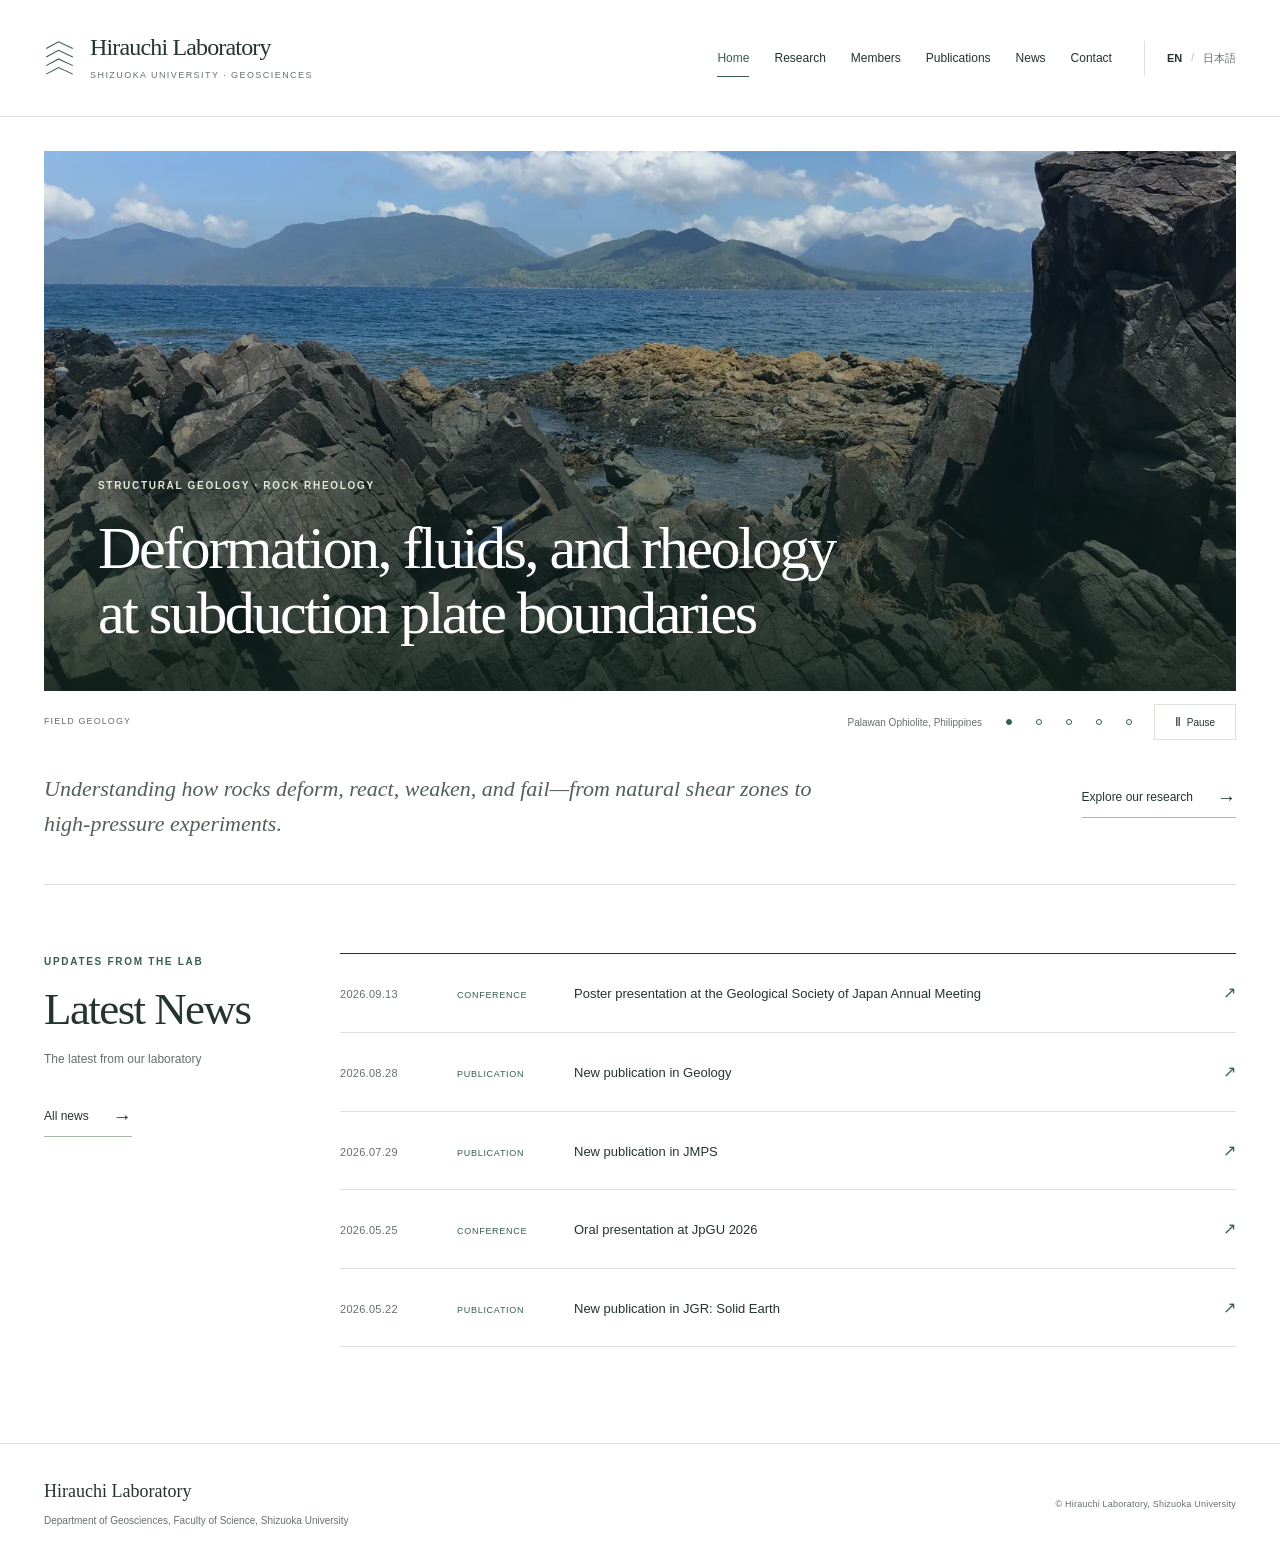
<file: docs/index.html>
<!doctype html>
<html lang="en">
<head>
  <meta charset="utf-8">
  <meta name="viewport" content="width=device-width, initial-scale=1">
  <meta name="google-site-verification" content="OFofnbeItvm-O4KqF1XQMQXRL1DZEP6W1QphQUw84KY" />
  <meta name="description" content="Hirauchi Laboratory, led by Ken-ichi Hirauchi at Shizuoka University, studies structural geology, rock rheology, fluid–rock reactions, and subduction plate boundaries.">
  <meta name="theme-color" content="#ffffff">
  <link rel="icon" type="image/svg+xml" href="assets/favicon.svg">
  <title>Hirauchi Laboratory | Ken-ichi Hirauchi | Shizuoka University</title>
  <link rel="alternate" hreflang="ja" href="https://kenichihirauchi.github.io/hirauchi-lab-site/index.html?lang=ja">
  <link rel="alternate" hreflang="en" href="https://kenichihirauchi.github.io/hirauchi-lab-site/index.html?lang=en">
  <link rel="stylesheet" href="site.css">
  <link rel="stylesheet" href="home-slideshow.css">
  <script src="site-config.js" defer></script>
  <script src="data.js" defer></script>
  <script src="publications.js" defer></script>
  <script src="home-slideshow.js" defer></script>
  <script src="main.js" defer></script>
</head>
<body data-page="home">
  <div id="app"></div>
  <noscript><p>表示と日英切り替えにはJavaScriptを有効にしてください。 / Please enable JavaScript to view this website and switch languages.</p></noscript>
</body>
</html>
</file>
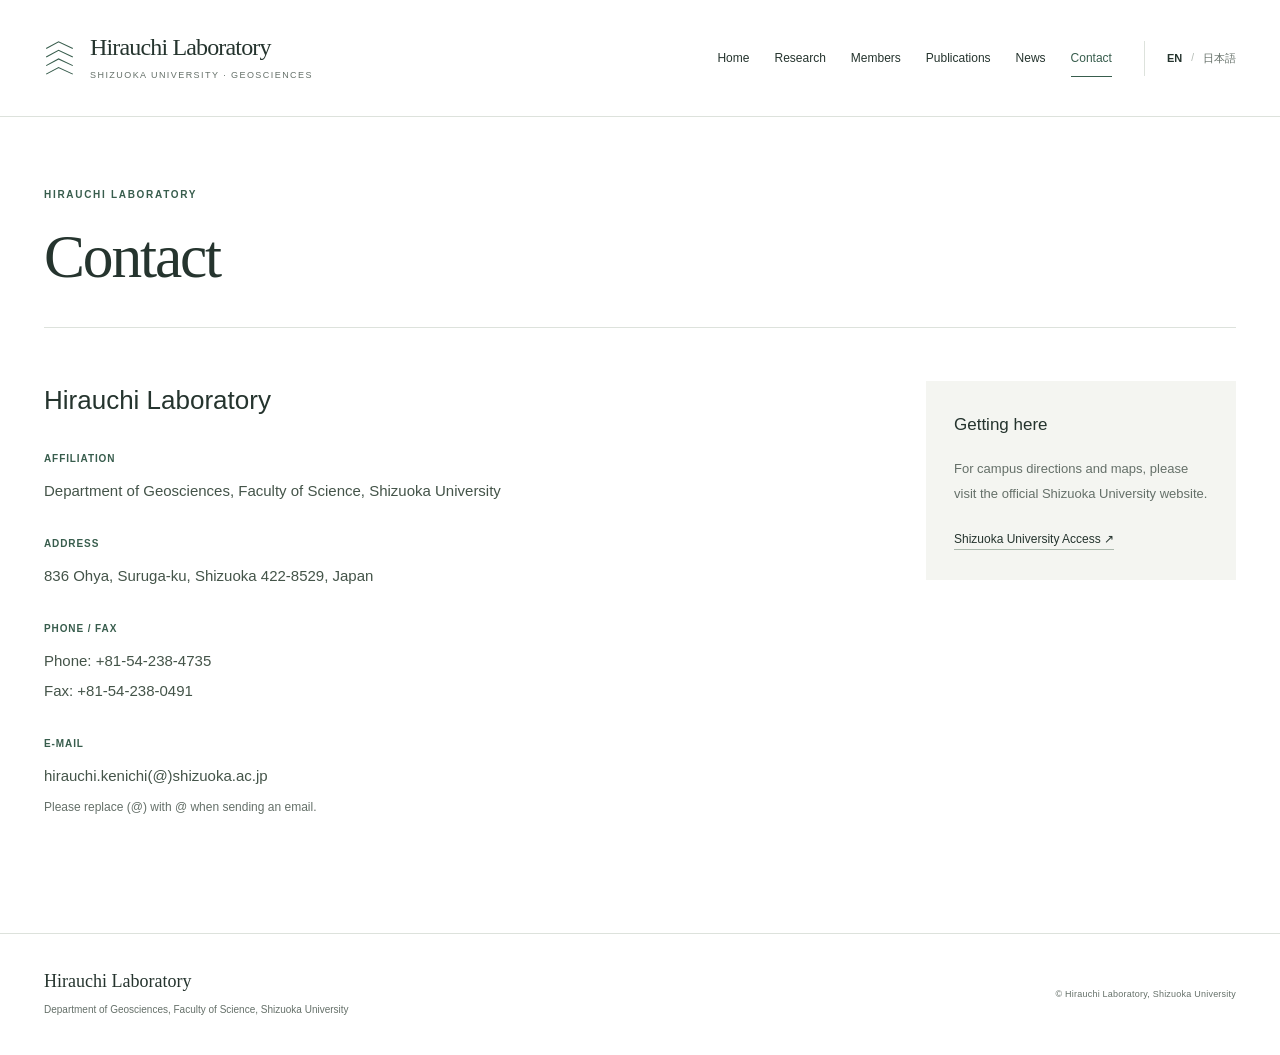
<file: docs/contact.html>
<!doctype html>
<html lang="en">
<head>
  <meta charset="utf-8">
  <meta name="viewport" content="width=device-width, initial-scale=1">
  <meta name="description" content="Contact Hirauchi Laboratory, Department of Geosciences, Shizuoka University. Find our address, phone and fax numbers, email, and campus access information.">
  <meta name="theme-color" content="#ffffff">
  <link rel="icon" type="image/svg+xml" href="assets/favicon.svg">
  <title>Contact | Hirauchi Laboratory — Shizuoka University</title>
  <link rel="alternate" hreflang="ja" href="https://kenichihirauchi.github.io/hirauchi-lab-site/contact.html?lang=ja">
  <link rel="alternate" hreflang="en" href="https://kenichihirauchi.github.io/hirauchi-lab-site/contact.html?lang=en">
  <link rel="stylesheet" href="site.css">
  <script src="site-config.js" defer></script>
  <script src="data.js" defer></script>
  <script src="publications.js" defer></script>
  <script src="main.js" defer></script>
</head>
<body data-page="contact">
  <div id="app"></div>
  <noscript><p>表示と日英切り替えにはJavaScriptを有効にしてください。 / Please enable JavaScript to view this website and switch languages.</p></noscript>
</body>
</html>
</file>
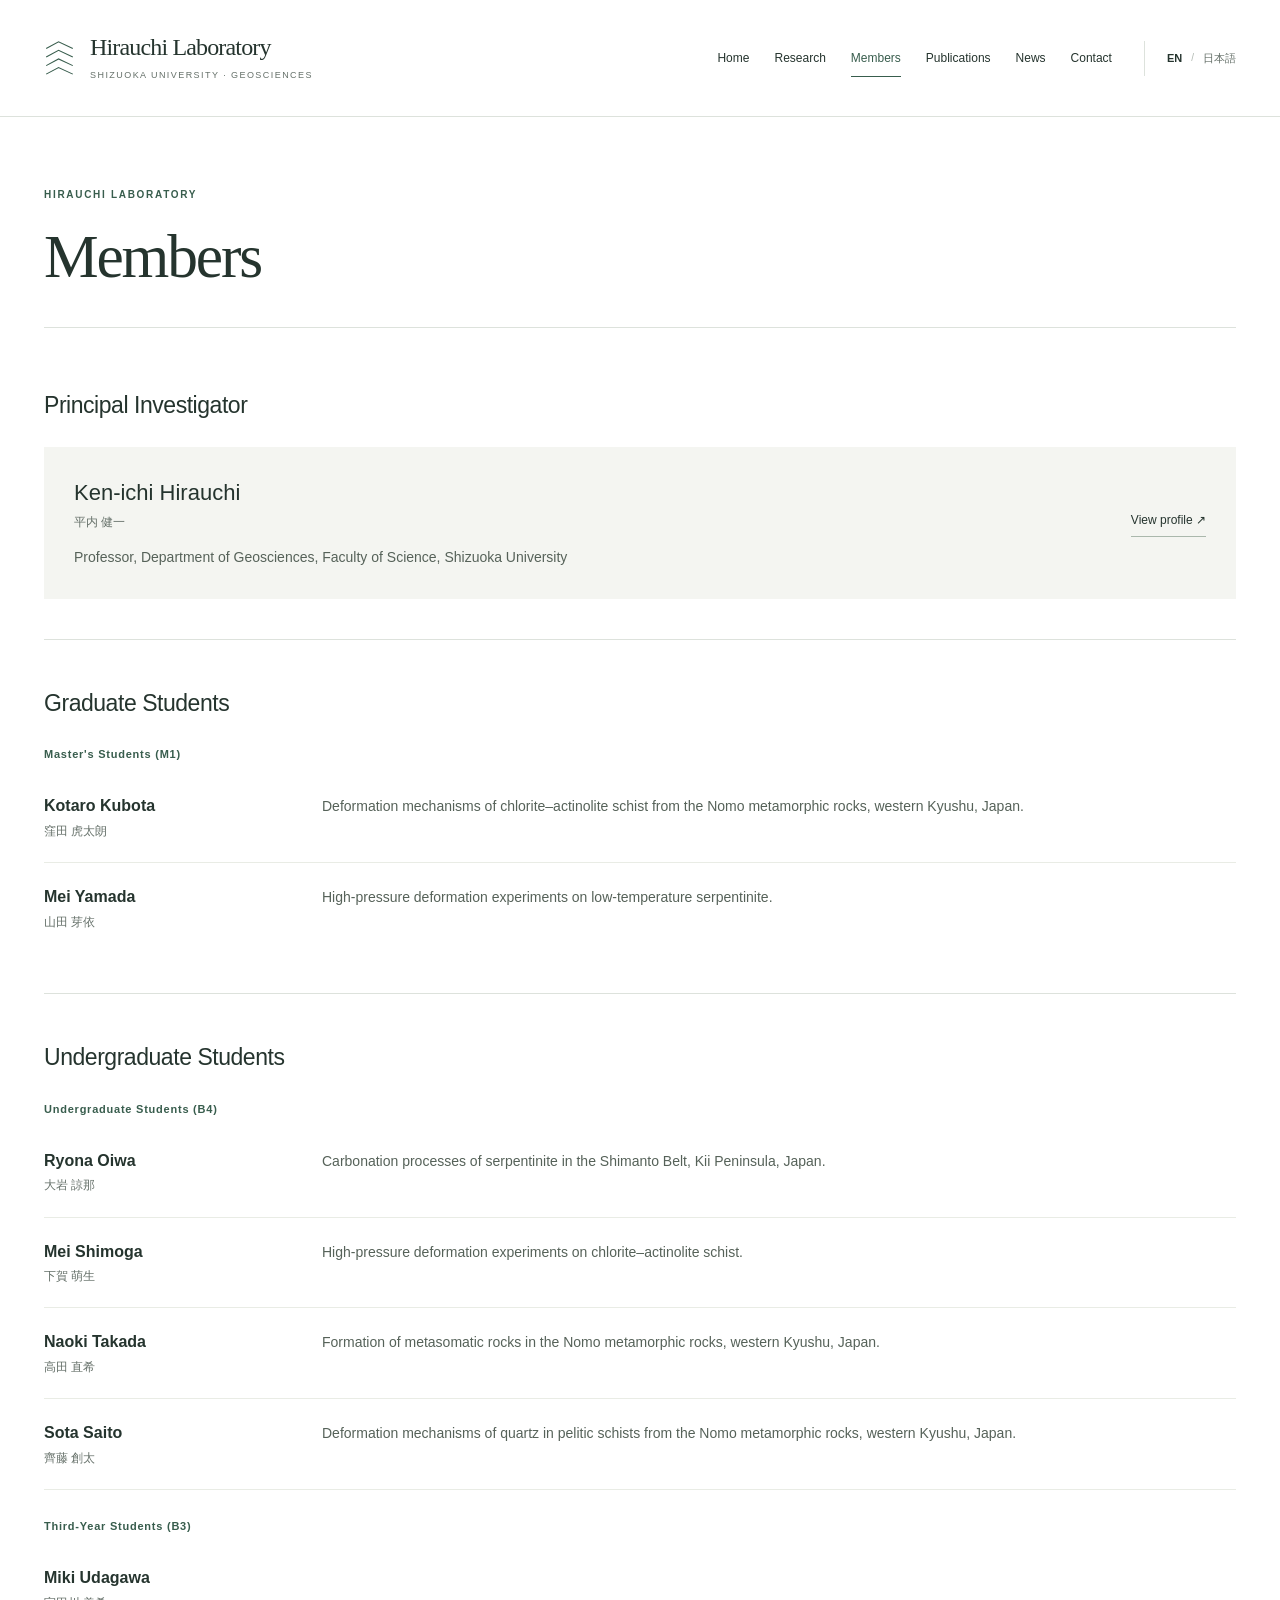
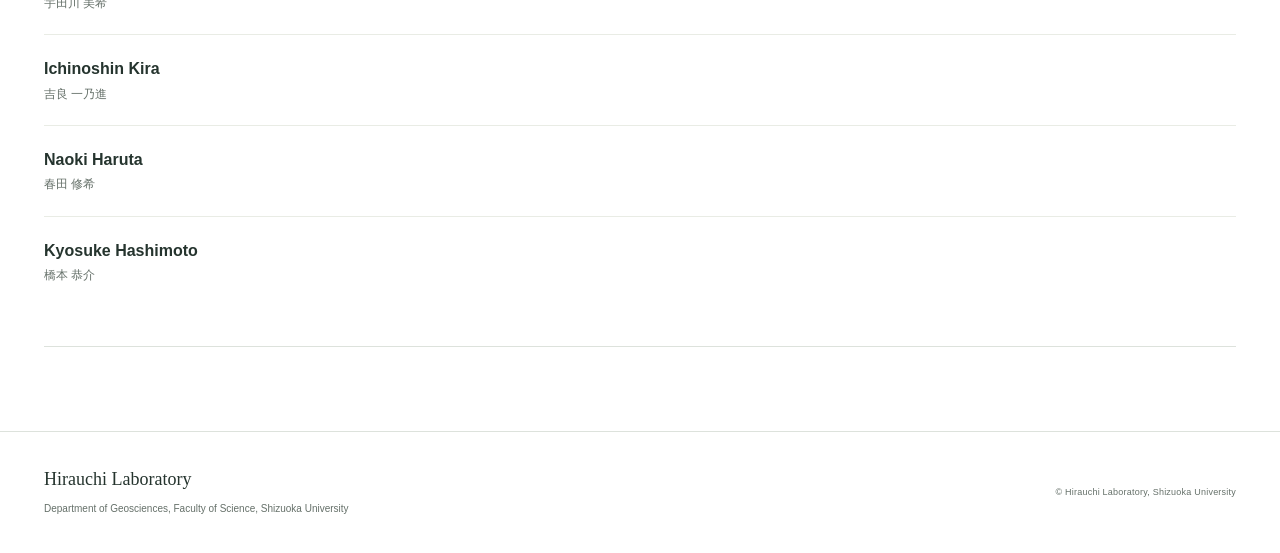
<file: docs/members.html>
<!doctype html>
<html lang="en">
<head>
  <meta charset="utf-8">
  <meta name="viewport" content="width=device-width, initial-scale=1">
  <meta name="description" content="Meet Ken-ichi Hirauchi and the graduate and undergraduate students of Hirauchi Laboratory, Shizuoka University, and explore their research interests.">
  <meta name="theme-color" content="#ffffff">
  <link rel="icon" type="image/svg+xml" href="assets/favicon.svg">
  <title>Members | Hirauchi Laboratory — Shizuoka University</title>
  <link rel="alternate" hreflang="ja" href="https://kenichihirauchi.github.io/hirauchi-lab-site/members.html?lang=ja">
  <link rel="alternate" hreflang="en" href="https://kenichihirauchi.github.io/hirauchi-lab-site/members.html?lang=en">
  <link rel="stylesheet" href="site.css">
  <script src="site-config.js" defer></script>
  <script src="data.js" defer></script>
  <script src="publications.js" defer></script>
  <script src="main.js" defer></script>
</head>
<body data-page="members">
  <div id="app"></div>
  <noscript><p>表示と日英切り替えにはJavaScriptを有効にしてください。 / Please enable JavaScript to view this website and switch languages.</p></noscript>
</body>
</html>
</file>
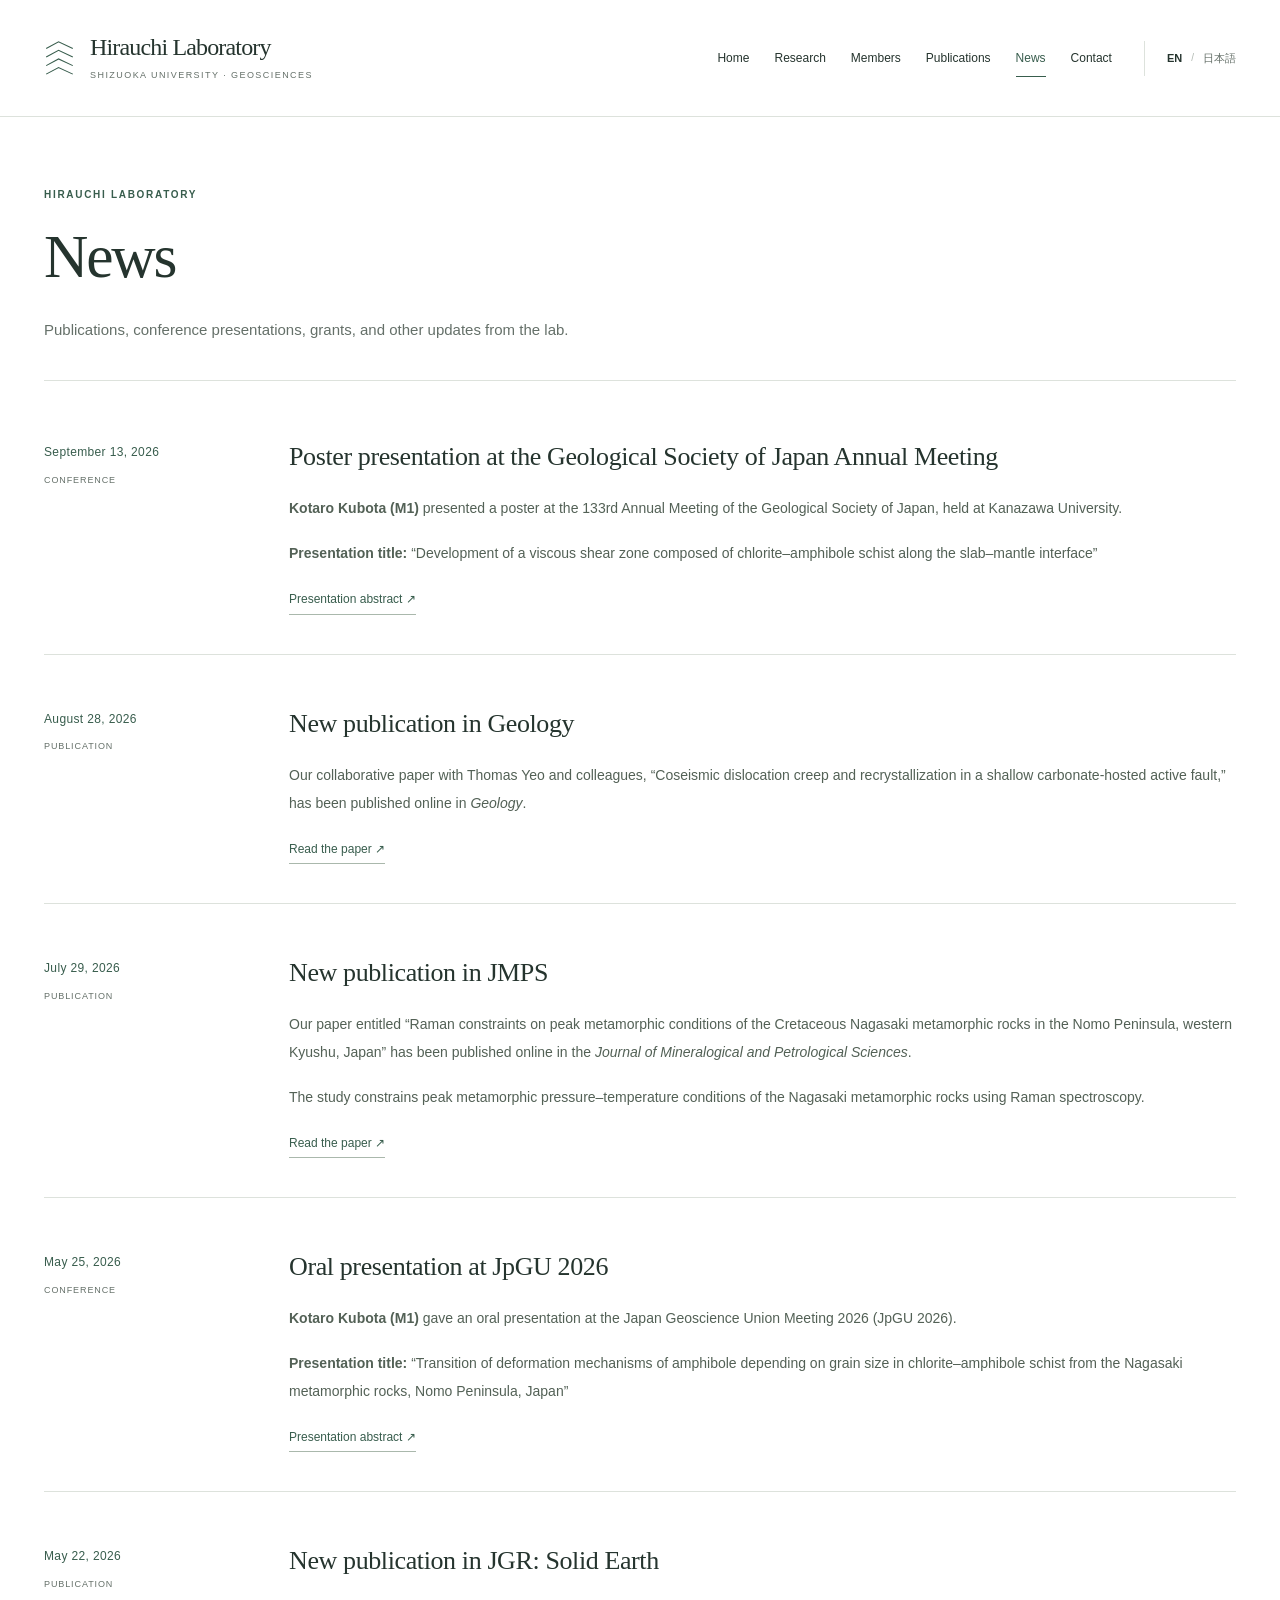
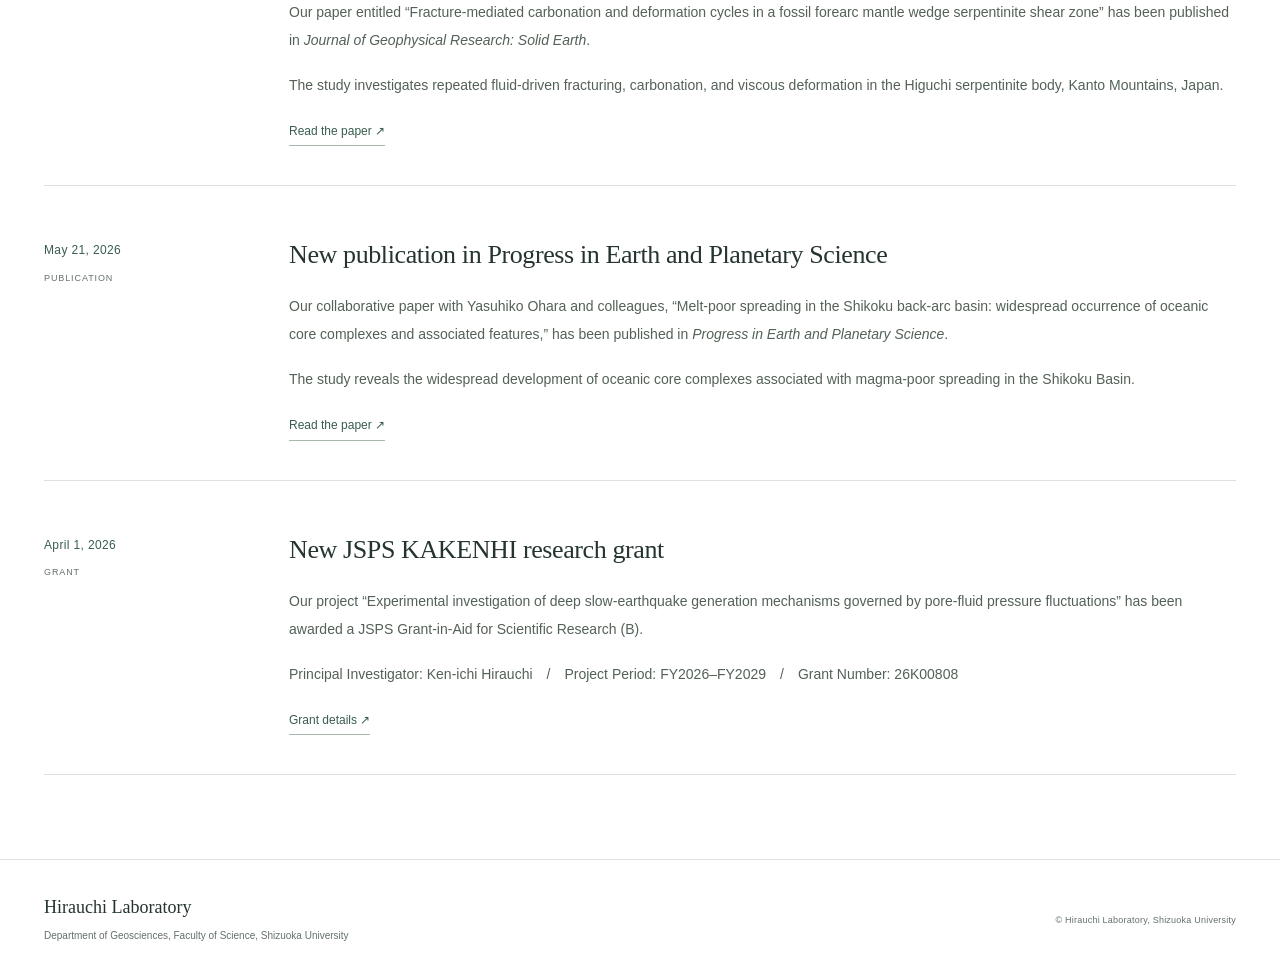
<file: docs/news.html>
<!doctype html>
<html lang="en">
<head>
  <meta charset="utf-8">
  <meta name="viewport" content="width=device-width, initial-scale=1">
  <meta name="description" content="News from Hirauchi Laboratory, Shizuoka University: journal publications, conference presentations, research grants, and laboratory activities.">
  <meta name="theme-color" content="#ffffff">
  <link rel="icon" type="image/svg+xml" href="assets/favicon.svg">
  <title>News | Hirauchi Laboratory — Shizuoka University</title>
  <link rel="alternate" hreflang="ja" href="https://kenichihirauchi.github.io/hirauchi-lab-site/news.html?lang=ja">
  <link rel="alternate" hreflang="en" href="https://kenichihirauchi.github.io/hirauchi-lab-site/news.html?lang=en">
  <link rel="stylesheet" href="site.css">
  <script src="site-config.js" defer></script>
  <script src="data.js" defer></script>
  <script src="publications.js" defer></script>
  <script src="main.js" defer></script>
</head>
<body data-page="news">
  <div id="app"></div>
  <noscript><p>表示と日英切り替えにはJavaScriptを有効にしてください。 / Please enable JavaScript to view this website and switch languages.</p></noscript>
</body>
</html>
</file>
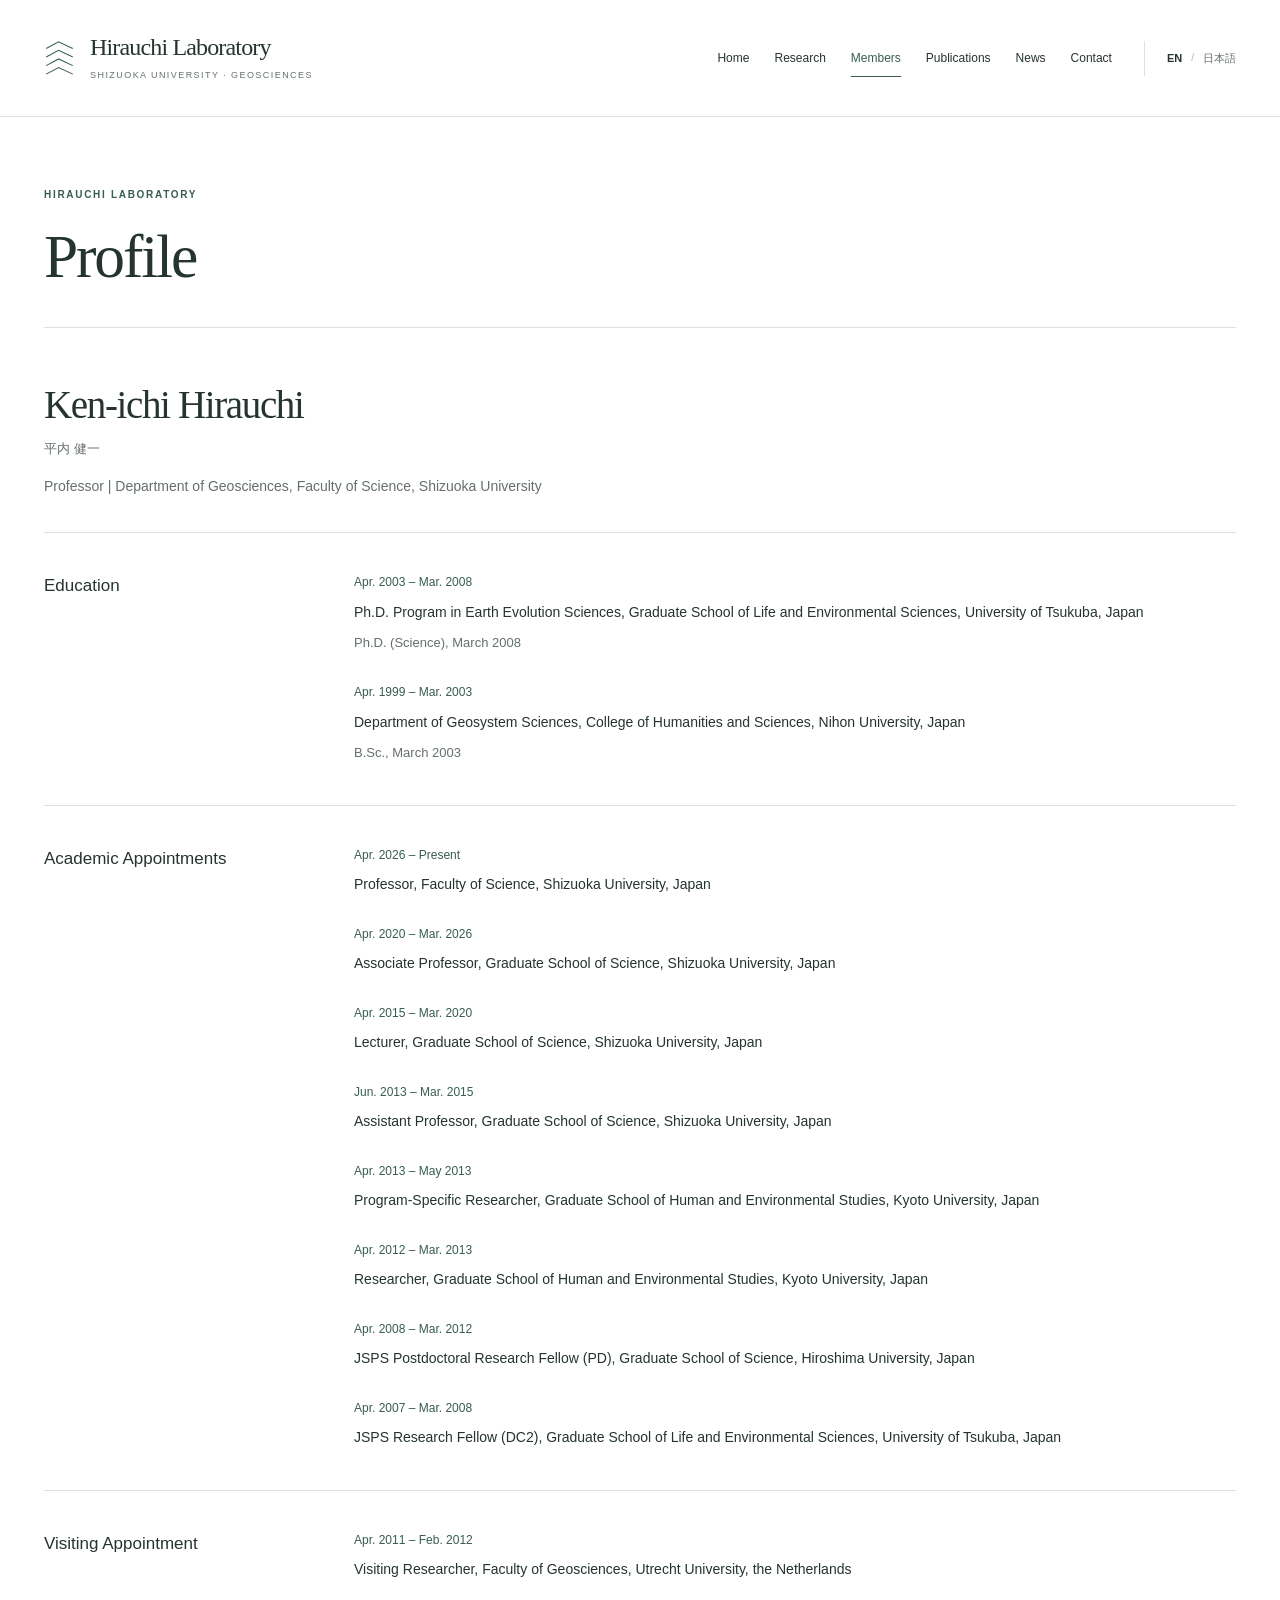
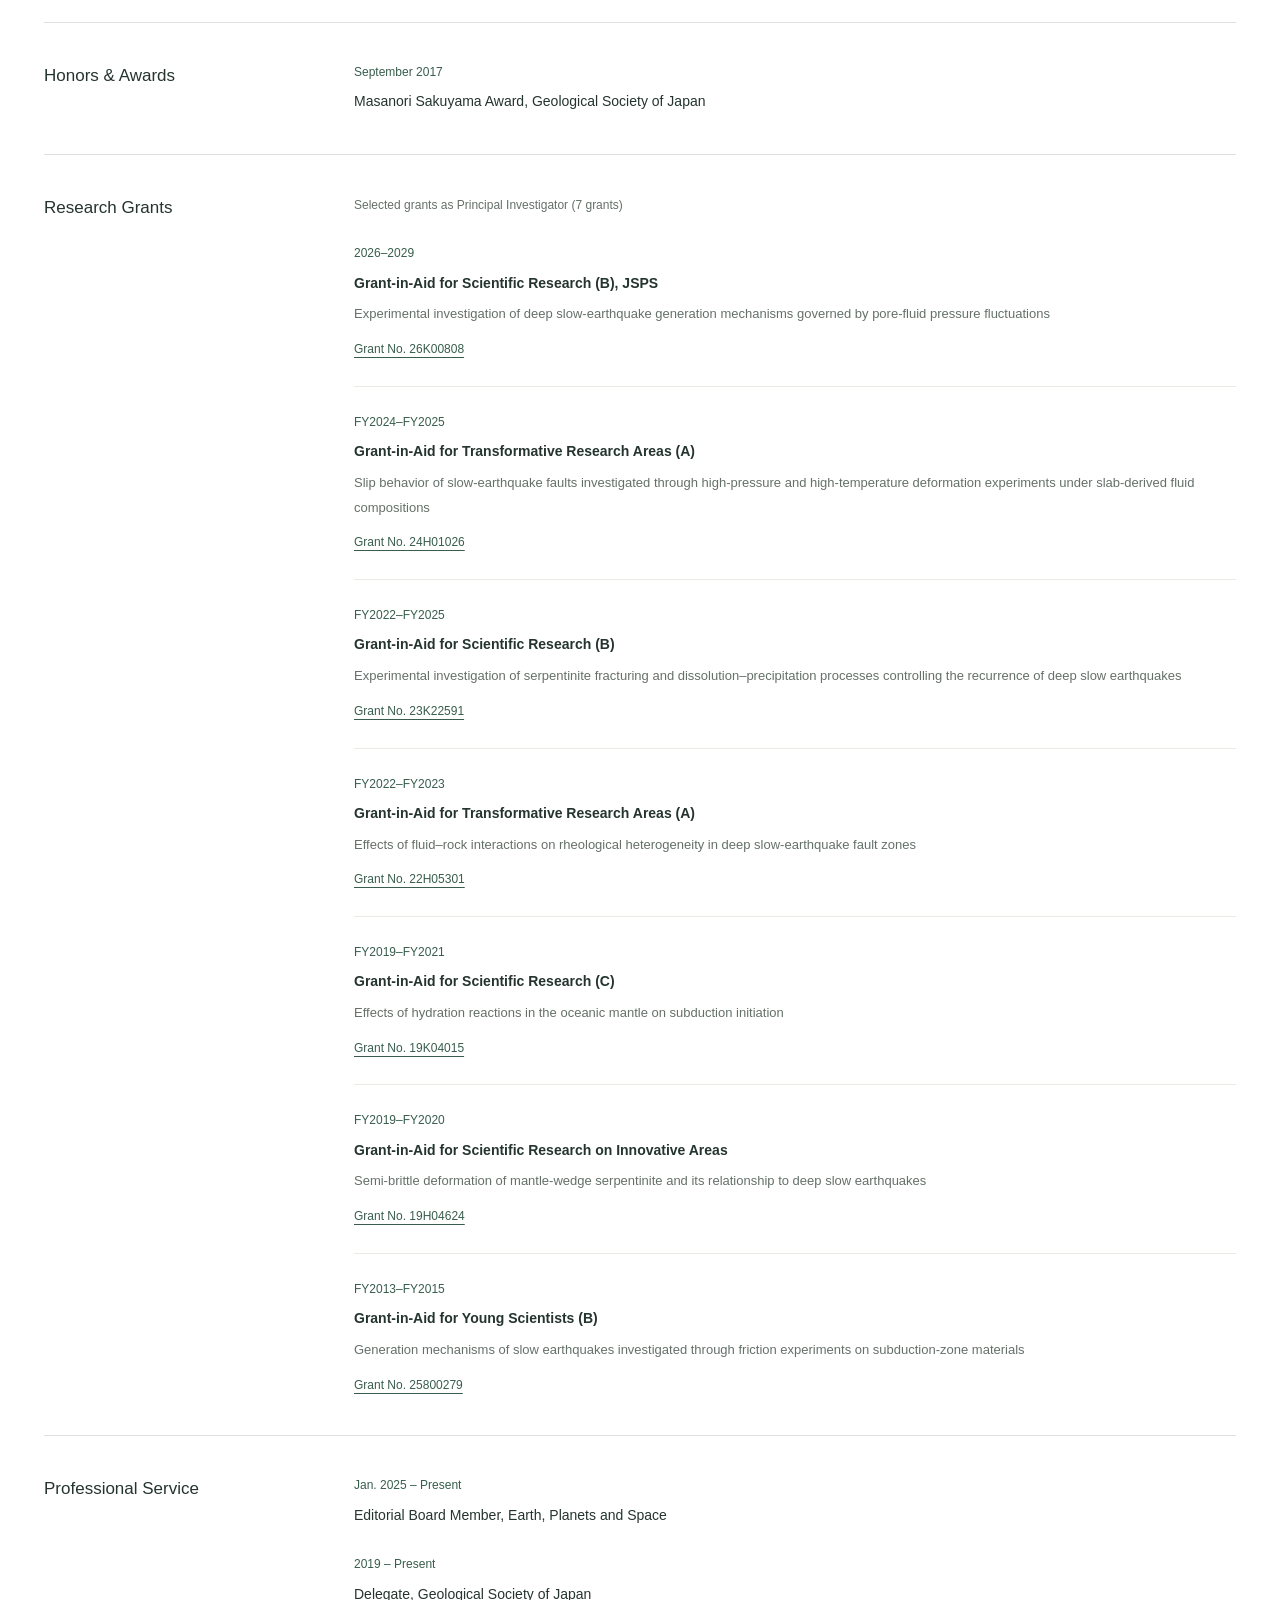
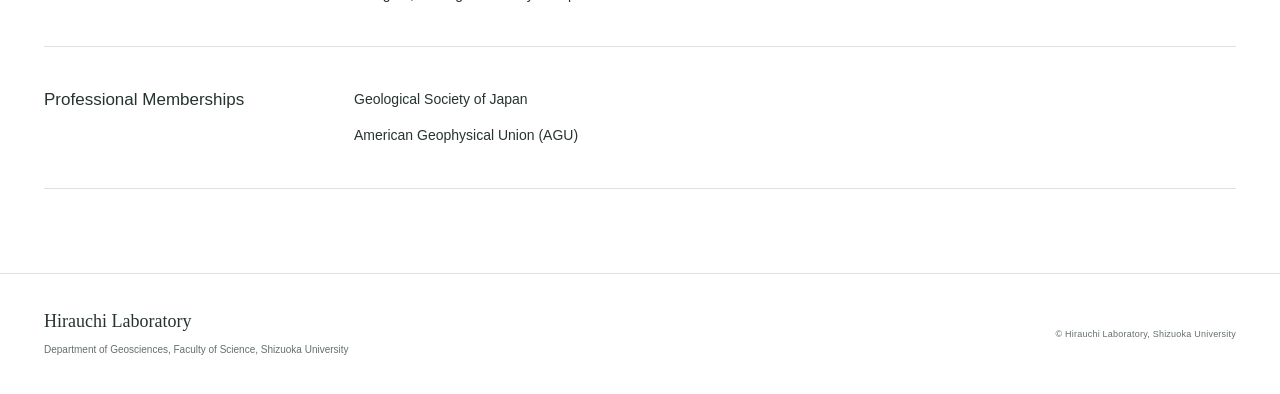
<file: docs/profile.html>
<!doctype html>
<html lang="en">
<head>
  <meta charset="utf-8">
  <meta name="viewport" content="width=device-width, initial-scale=1">
  <meta name="description" content="Academic profile of Ken-ichi Hirauchi, Professor of Geosciences at Shizuoka University, including education, appointments, awards, research grants, and professional service.">
  <meta name="theme-color" content="#ffffff">
  <link rel="icon" type="image/svg+xml" href="assets/favicon.svg">
  <title>Ken-ichi Hirauchi | Hirauchi Laboratory, Shizuoka University</title>
  <link rel="alternate" hreflang="ja" href="https://kenichihirauchi.github.io/hirauchi-lab-site/profile.html?lang=ja">
  <link rel="alternate" hreflang="en" href="https://kenichihirauchi.github.io/hirauchi-lab-site/profile.html?lang=en">
  <link rel="stylesheet" href="site.css">
  <script src="site-config.js" defer></script>
  <script src="data.js" defer></script>
  <script src="publications.js" defer></script>
  <script src="main.js" defer></script>
</head>
<body data-page="profile">
  <div id="app"></div>
  <noscript><p>表示と日英切り替えにはJavaScriptを有効にしてください。 / Please enable JavaScript to view this website and switch languages.</p></noscript>
</body>
</html>
</file>
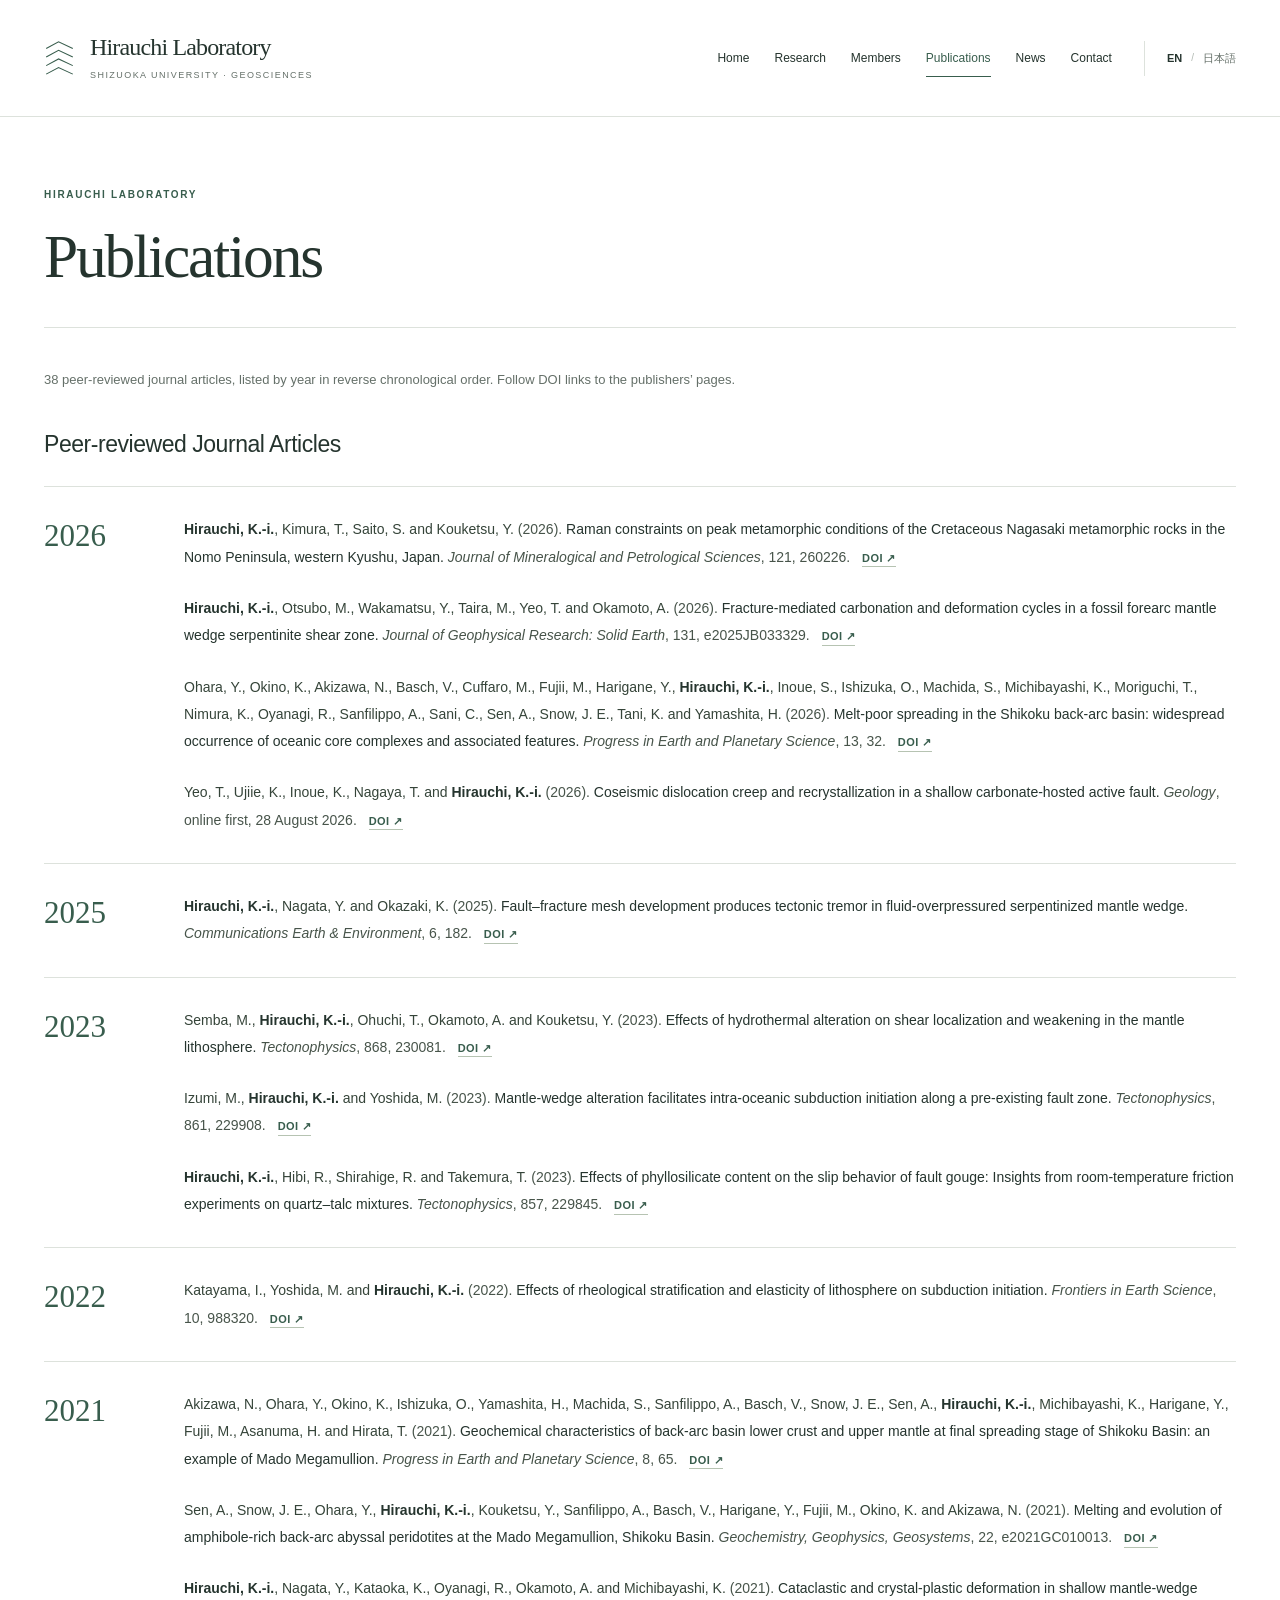
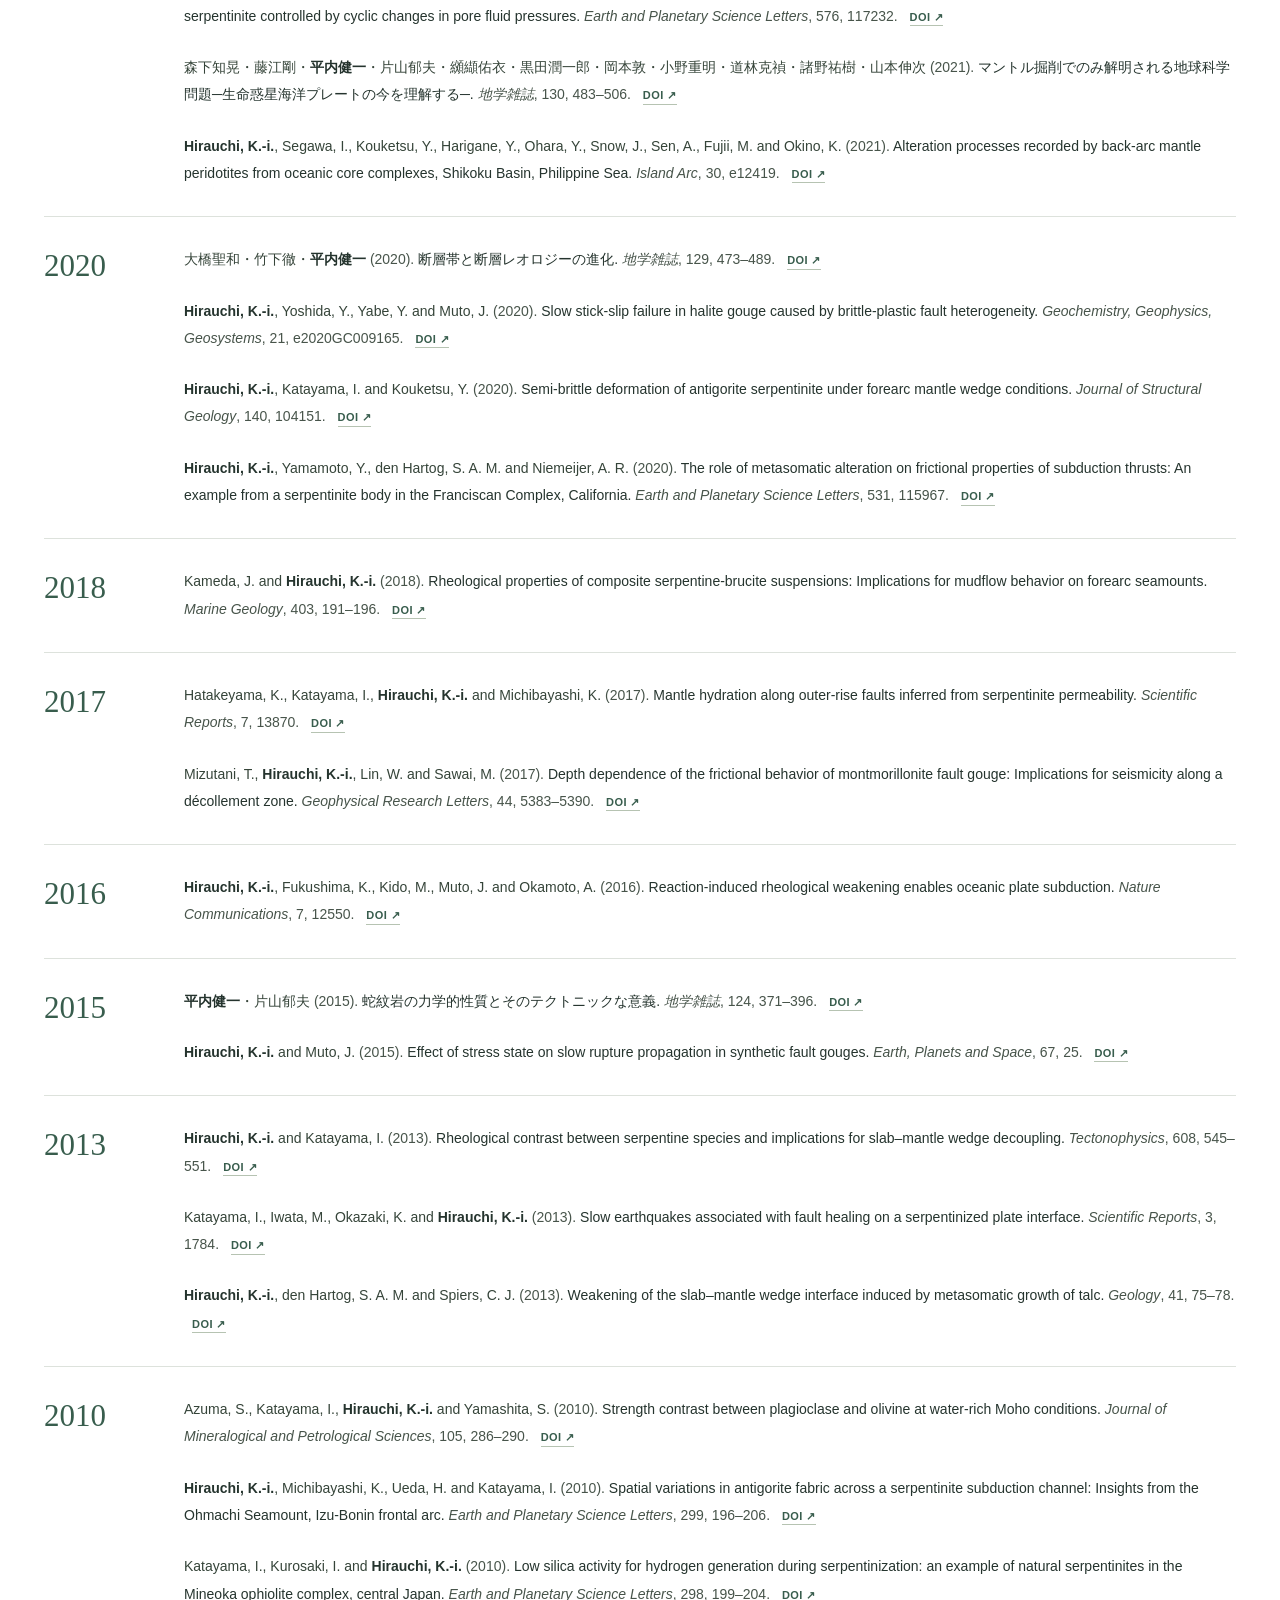
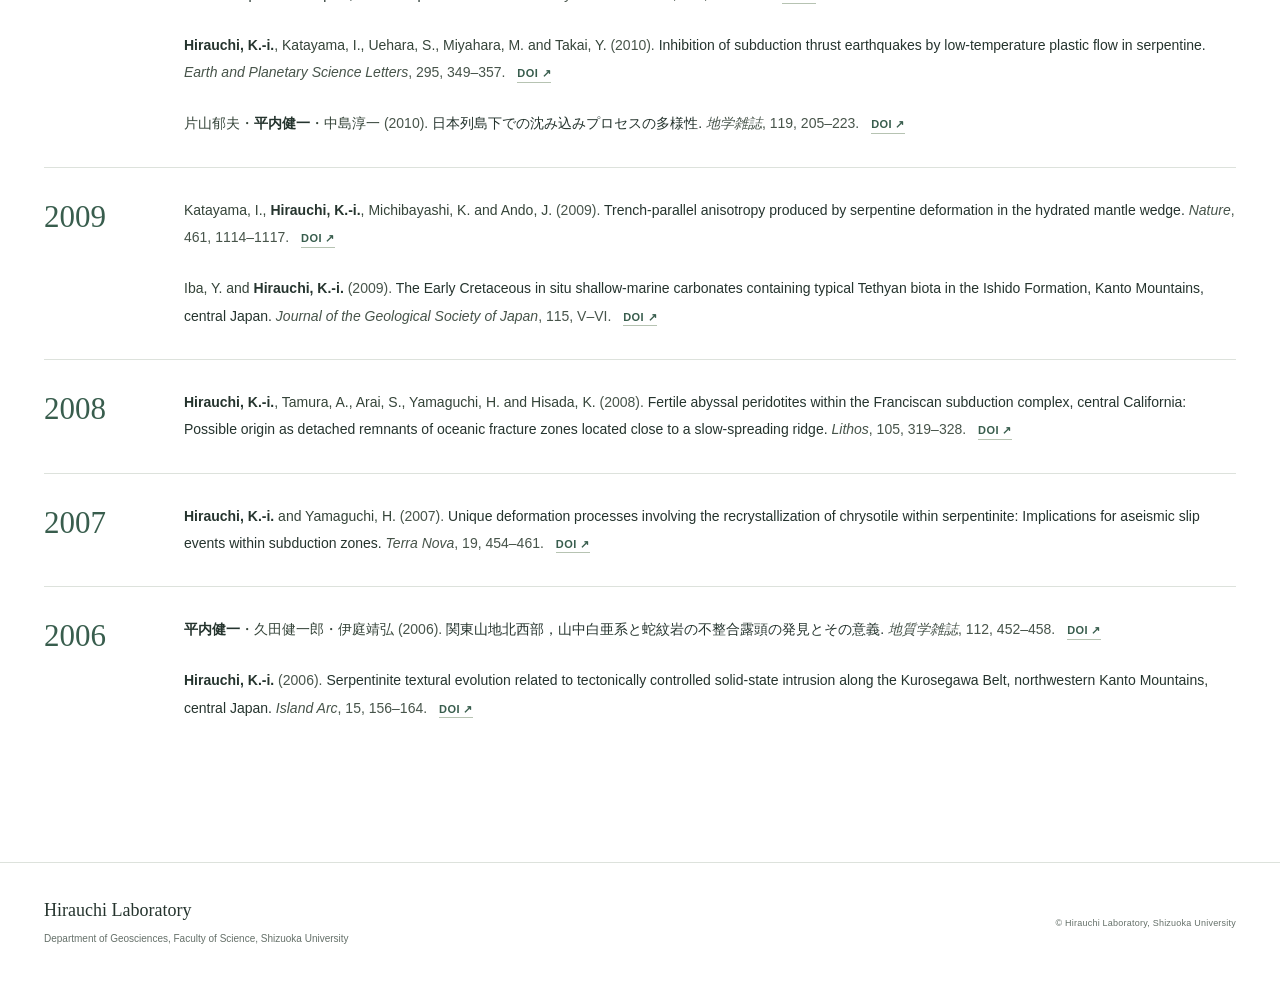
<file: docs/publications.html>
<!doctype html>
<html lang="en">
<head>
  <meta charset="utf-8">
  <meta name="viewport" content="width=device-width, initial-scale=1">
  <meta name="description" content="Publications by Ken-ichi Hirauchi and collaborators, including research on structural geology, rock rheology, and subduction zones, with journal details and DOI links.">
  <meta name="theme-color" content="#ffffff">
  <link rel="icon" type="image/svg+xml" href="assets/favicon.svg">
  <title>Publications | Hirauchi Laboratory — Shizuoka University</title>
  <link rel="alternate" hreflang="ja" href="https://kenichihirauchi.github.io/hirauchi-lab-site/publications.html?lang=ja">
  <link rel="alternate" hreflang="en" href="https://kenichihirauchi.github.io/hirauchi-lab-site/publications.html?lang=en">
  <link rel="stylesheet" href="site.css">
  <script src="site-config.js" defer></script>
  <script src="data.js" defer></script>
  <script src="publications.js" defer></script>
  <script src="main.js" defer></script>
</head>
<body data-page="publications">
  <div id="app"></div>
  <noscript><p>表示と日英切り替えにはJavaScriptを有効にしてください。 / Please enable JavaScript to view this website and switch languages.</p></noscript>
</body>
</html>
</file>
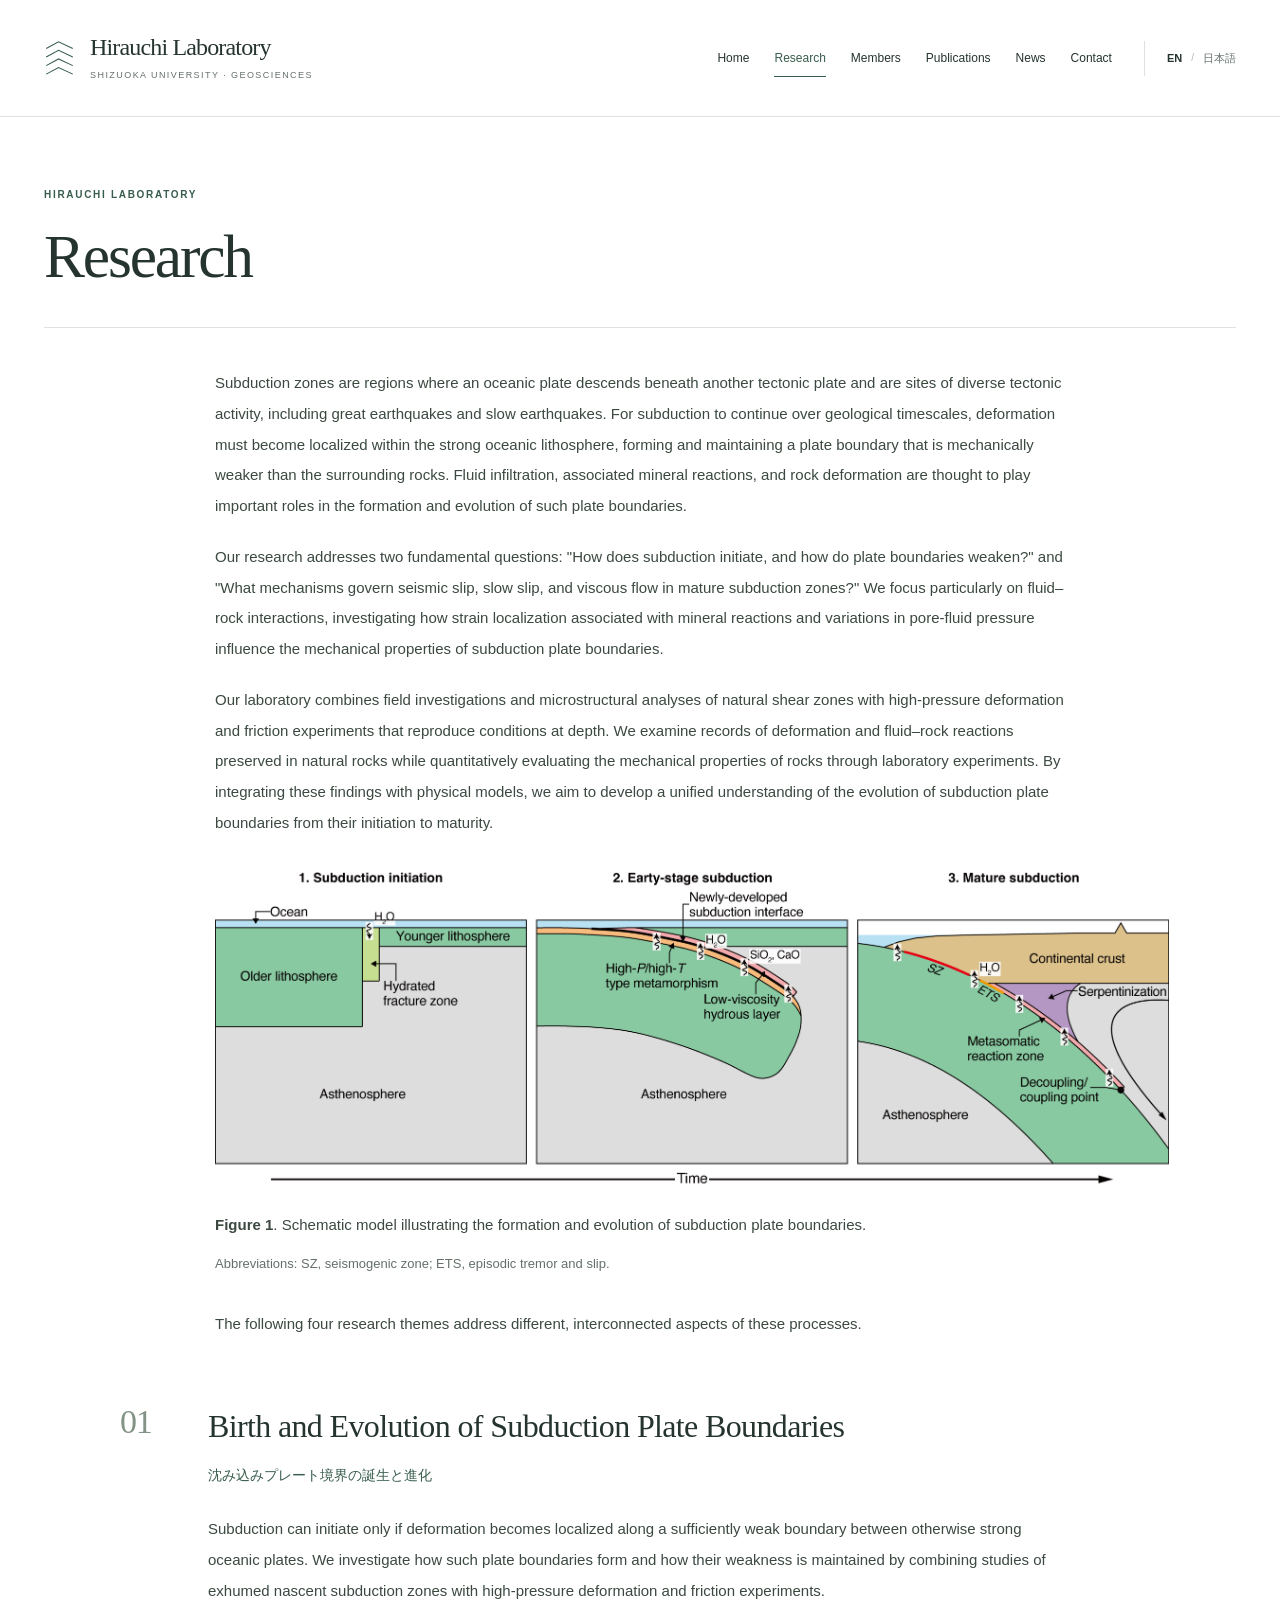
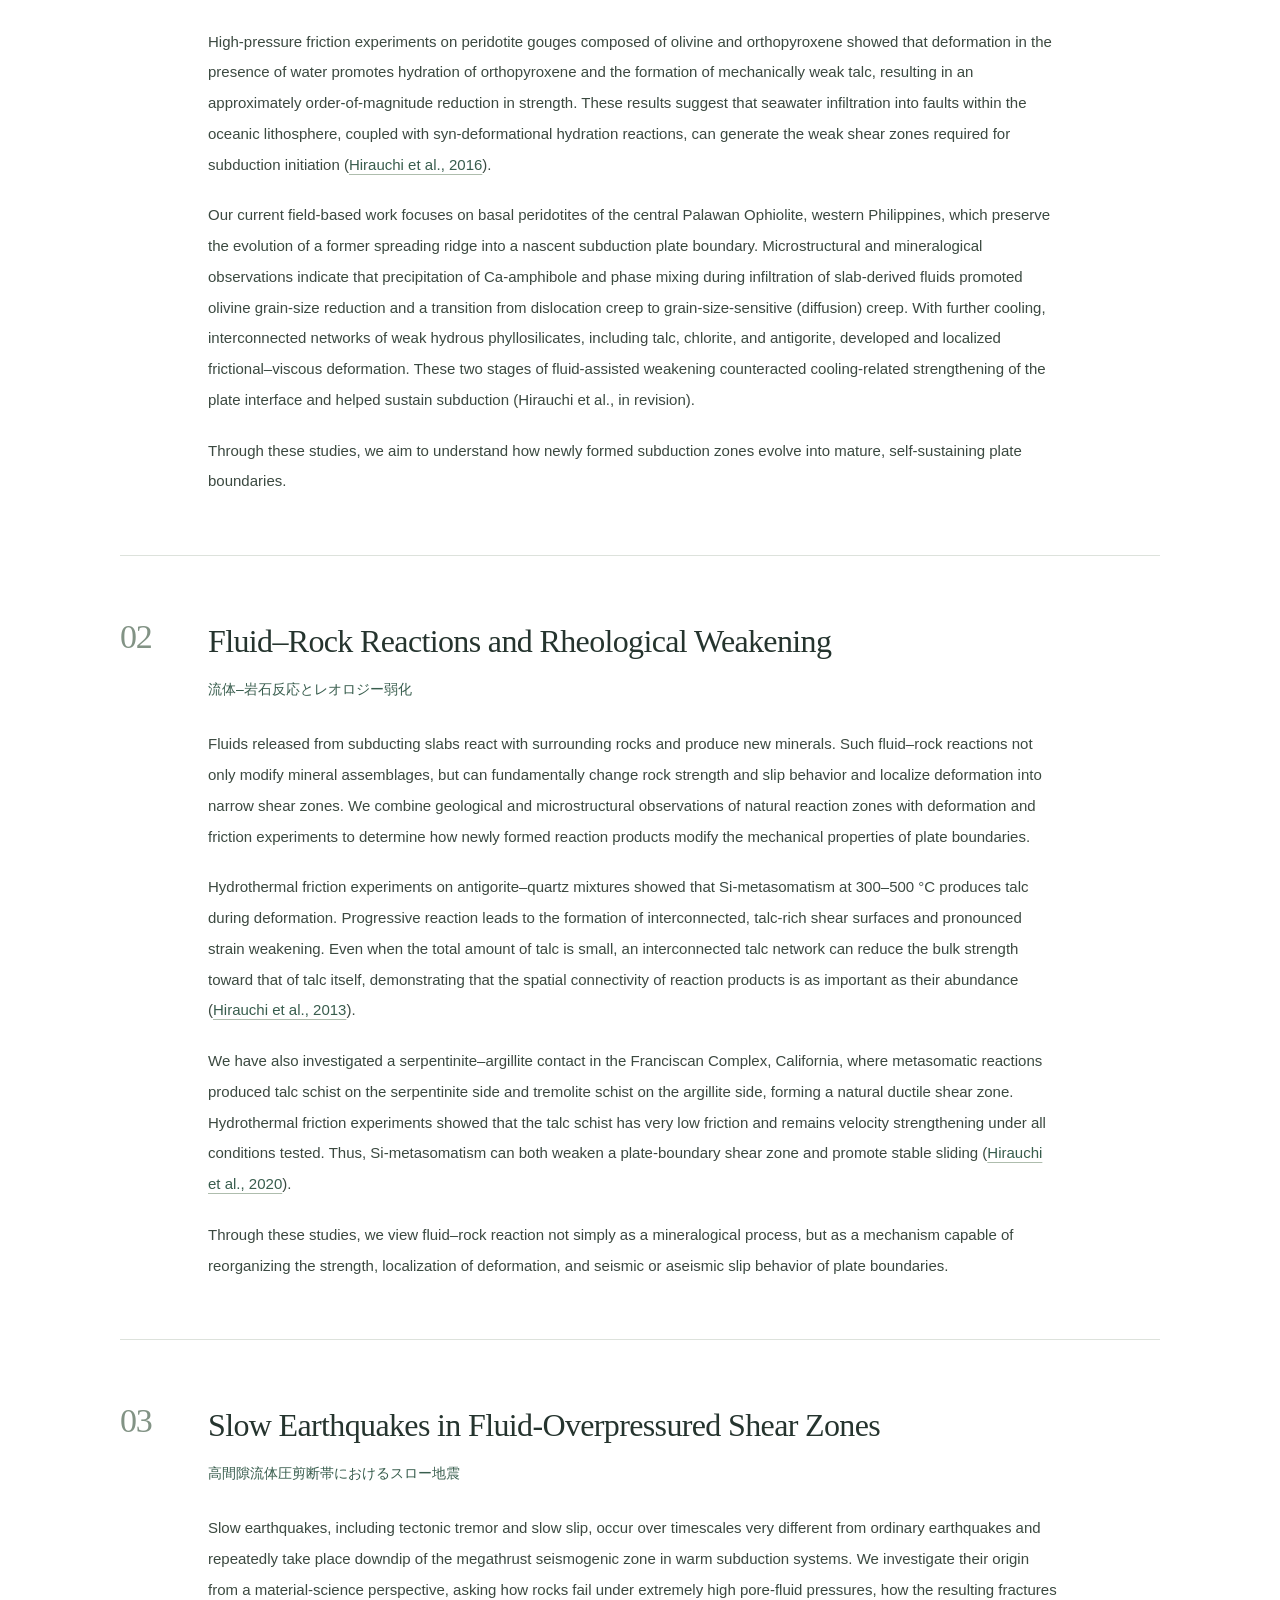
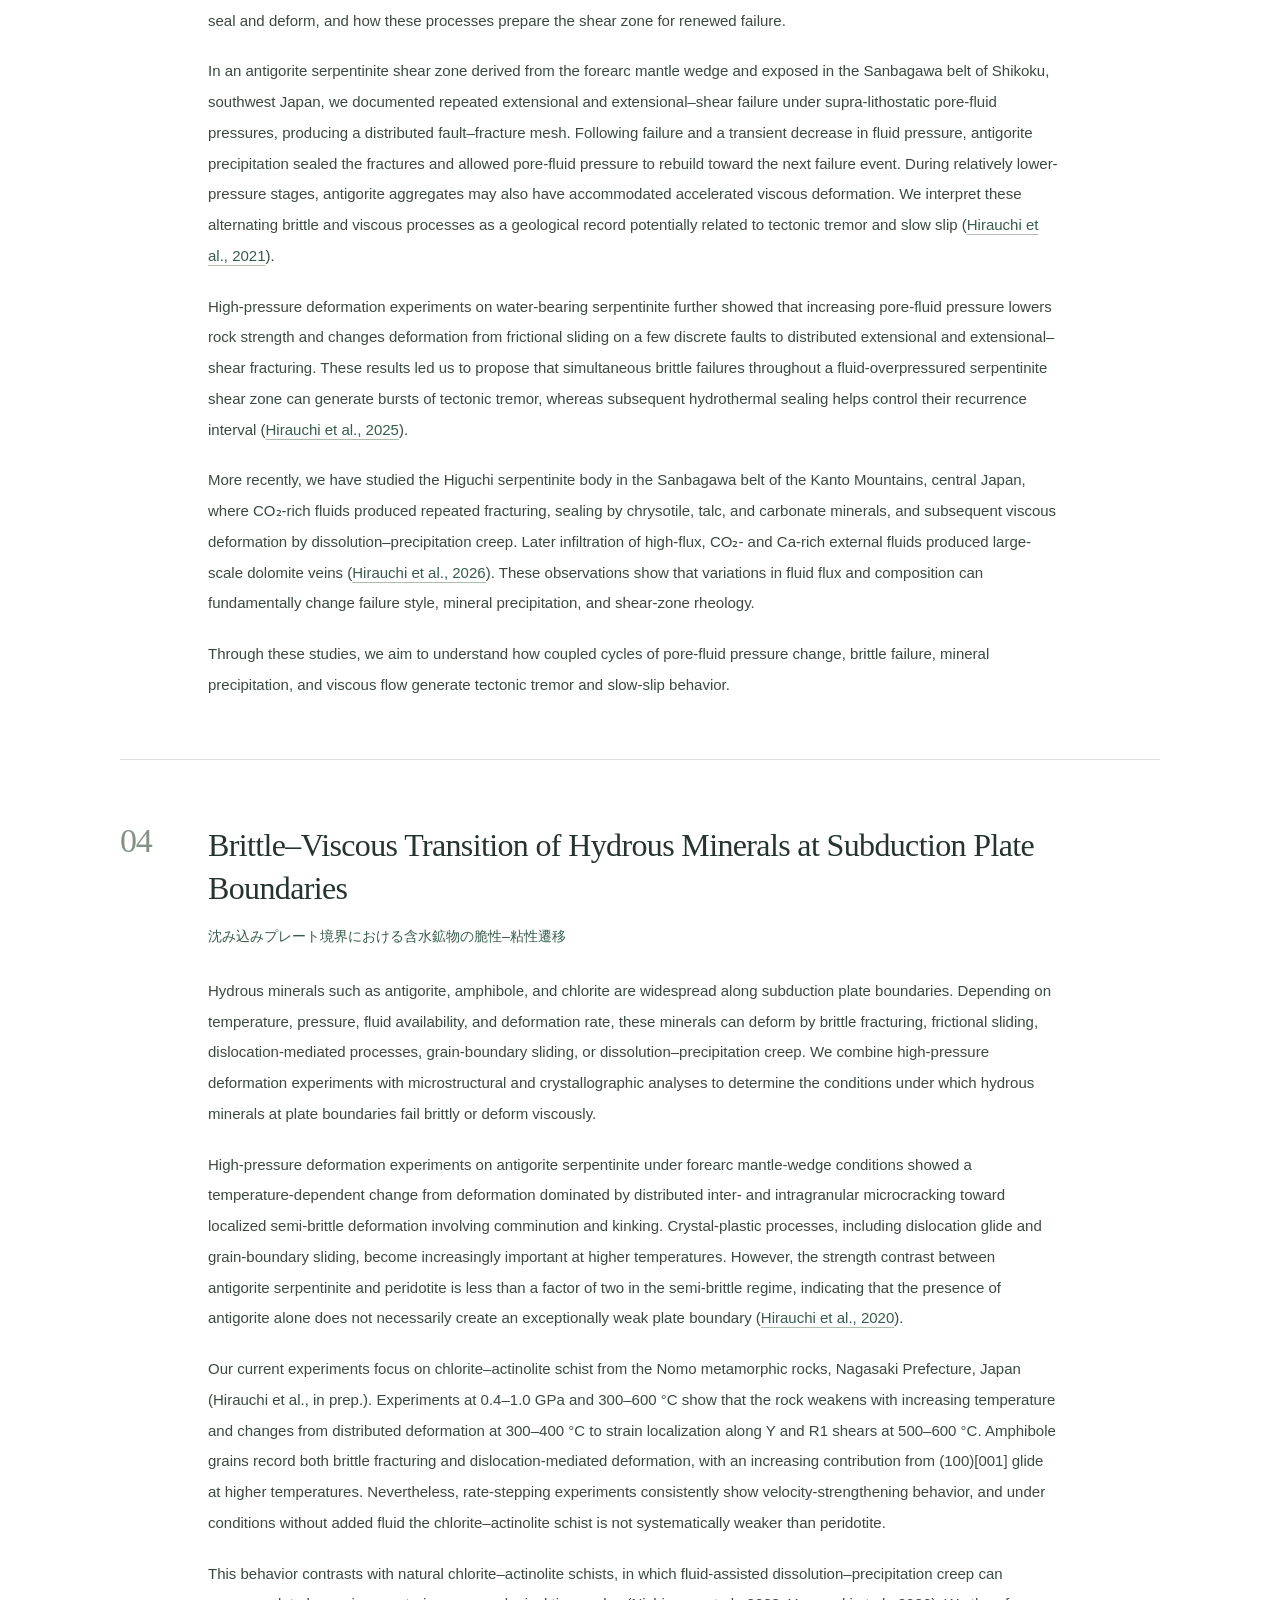
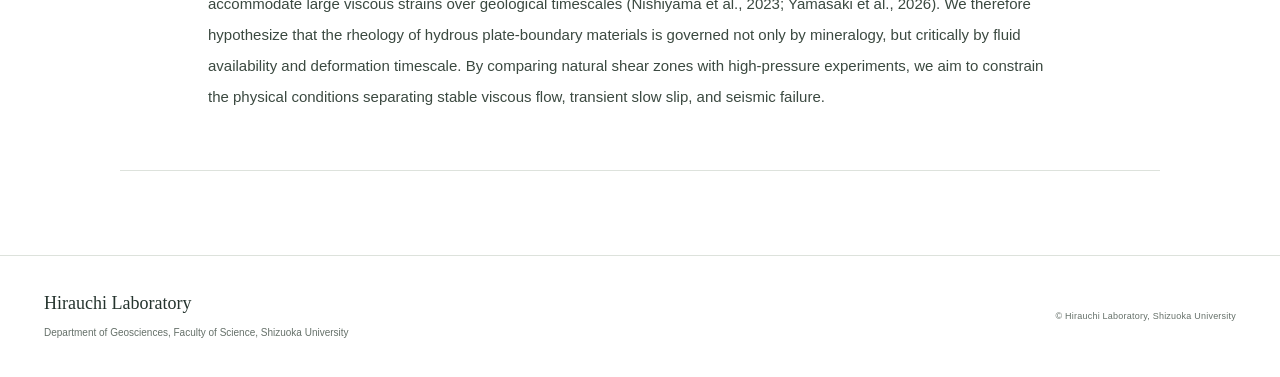
<file: docs/research.html>
<!doctype html>
<html lang="en">
<head>
  <meta charset="utf-8">
  <meta name="viewport" content="width=device-width, initial-scale=1">
  <meta name="description" content="Explore Hirauchi Laboratory's research on subduction initiation, fluid–rock reactions, slow earthquakes, and hydrous mineral deformation through fieldwork and high-pressure experiments.">
  <meta name="theme-color" content="#ffffff">
  <link rel="icon" type="image/svg+xml" href="assets/favicon.svg">
  <title>Research | Hirauchi Laboratory — Shizuoka University</title>
  <link rel="alternate" hreflang="ja" href="https://kenichihirauchi.github.io/hirauchi-lab-site/research.html?lang=ja">
  <link rel="alternate" hreflang="en" href="https://kenichihirauchi.github.io/hirauchi-lab-site/research.html?lang=en">
  <link rel="stylesheet" href="site.css">
  <link rel="stylesheet" href="research-figures.css">
  <script src="site-config.js" defer></script>
  <script src="data.js" defer></script>
  <script src="publications.js" defer></script>
  <script src="research-figures.js" defer></script>
  <script src="research-gallery.js" defer></script>
  <script src="main.js" defer></script>
</head>
<body data-page="research">
  <div id="app"></div>
  <noscript><p>表示と日英切り替えにはJavaScriptを有効にしてください。 / Please enable JavaScript to view this website and switch languages.</p></noscript>
</body>
</html>
</file>
<file: docs/site.css>
/* Adopted design A — shared by Home and the six interior pages. */
:root {
  --ink:#25342e; --muted:#657069; --accent:#385d4d; --line:#dde2dc;
  --soft:#f4f5f1; --page:44px; --max:1240px;
  --serif:Georgia,'Times New Roman','Yu Mincho','Hiragino Mincho ProN',serif;
  --sans:-apple-system,BlinkMacSystemFont,'Helvetica Neue',Arial,'Hiragino Kaku Gothic ProN','Yu Gothic',sans-serif;
}
*,*::before,*::after {box-sizing:border-box}
html {scroll-behavior:auto}
body {margin:0;background:#fff;color:var(--ink);font:15px/1.85 var(--sans);-webkit-font-smoothing:antialiased}
a {color:inherit;text-decoration:none}
button {font:inherit;cursor:pointer}
img {display:block;width:100%;height:auto}
figure,p,h1,h2,h3 {margin:0}
button,a {-webkit-tap-highlight-color:transparent}
a:hover {text-decoration:underline;text-underline-offset:5px}
a:focus-visible,button:focus-visible {outline:2px solid var(--accent);outline-offset:5px}
::selection {background:#dce6db}
.site-container {width:min(var(--max),calc(100% - var(--page)*2));margin-inline:auto}
.skip-link {position:absolute;left:16px;top:-100px;background:var(--ink);color:#fff;padding:10px 20px;z-index:50}
.skip-link:focus {top:10px}
.site-header {position:relative;background:white;border-bottom:1px solid var(--line);z-index:5}
.header-inner {min-height:116px;display:flex;align-items:center;gap:32px}
.brand {display:flex;align-items:center;gap:15px;flex-shrink:0}
.brand:hover {text-decoration:none}
.brand-mark {width:31px;height:38px;flex:none;color:var(--accent)}
.brand-name {display:block;font:24px/1.2 var(--serif);letter-spacing:-.035em}
.brand-affiliation {display:block;font-size:9px;letter-spacing:.16em;line-height:1.5;margin-top:7px;color:var(--muted)}
.primary-nav {display:flex;align-items:center;gap:25px;margin-left:auto}
.nav-link {font-size:12px;white-space:nowrap;padding:12px 0}
.nav-link.active {color:var(--accent);position:relative}
.nav-link.active::after {position:absolute;bottom:4px;left:0;right:0;height:1px;background:currentColor;content:''}
.language-switch {display:flex;gap:9px;align-items:center;flex:none;border-left:1px solid var(--line);padding-left:22px;line-height:1}
.language-button {border:0;background:transparent;font-size:11px;color:var(--muted);padding:12px 0}
.language-button[aria-current=page] {color:var(--ink);font-weight:650}
.language-button:hover {text-decoration:none}
.language-switch>span {color:#b1b9b2;font-size:10px}
.menu-toggle {display:none}
.eyebrow {font-size:10px;font-weight:600;letter-spacing:.17em;text-transform:uppercase;color:var(--accent)}
.text-link {font-size:12px;display:inline-flex;align-items:center;gap:24px;white-space:nowrap;padding-block:9px;border-bottom:1px solid #aab8ac}
.text-link:hover {text-decoration:none;border-color:var(--accent)}
.link-arrow {font-size:19px;font-weight:400;line-height:1}
.main-area {min-height:65vh}
.site-footer {border-top:1px solid var(--line);margin-top:84px}
.footer-inner {display:flex;align-items:center;justify-content:space-between;gap:25px;padding-block:35px}
.footer-name {font:18px/1.4 var(--serif)}
.footer-affiliation {font-size:10px;color:var(--muted);margin-top:7px}
.copyright {font-size:9px;letter-spacing:.025em;color:var(--muted)}
noscript p {padding:24px;background:var(--soft);color:var(--ink)}

/* Home: the approved panoramic A composition. */
.home-hero {padding-top:34px}
.hero-stage {position:relative;min-height:540px;display:flex;align-items:flex-end}
.hero-stage>.photo-frame {position:absolute;inset:0;height:100%}
.photo-frame {background:#d7ddd0;overflow:hidden}
.photo-frame img {height:100%;object-fit:cover;object-position:var(--photo-position,center)}
.hero-stage::after {content:'';position:absolute;inset:0;background:linear-gradient(180deg,rgba(15,32,25,.08) 0%,rgba(15,32,25,.2) 20%,rgba(15,32,25,.86) 100%);pointer-events:none}
.hero-copy {position:relative;z-index:1;padding:100px 54px 45px;color:#fff;width:100%;max-width:1080px}
.hero-copy .eyebrow {color:#e0e9d9;margin-bottom:19px}
.hero-title {font:400 clamp(46px,4.7vw,68px)/1.09 var(--serif);letter-spacing:-.042em;max-width:950px;text-wrap:balance}
.photo-badge {position:absolute;top:24px;left:28px;font-size:9px;letter-spacing:.14em;line-height:1.6;color:#273d31;background:#ffffffde;padding:8px 11px;z-index:2}
.photo-badge span {display:block;letter-spacing:.03em;font-size:10px}
.photo-caption {display:flex;justify-content:space-between;gap:12px;font-size:10px;line-height:1.7;color:var(--muted);padding-top:10px}
.photo-kind {font-size:9px;letter-spacing:.12em;text-transform:uppercase}
.hero-support {display:flex;gap:70px;justify-content:space-between;align-items:center;padding-block:28px 43px;border-bottom:1px solid var(--line)}
.hero-subtitle {font:italic 22px/1.6 var(--serif);color:#526058;max-width:800px}
.hero-subtitle:lang(ja) {text-wrap:balance}
.hero-ja {font-size:13px;line-height:1.9;color:var(--muted);margin-top:19px}
.hero-action {align-self:flex-start;padding-top:6px}
.news-section {padding-block:68px 12px}
.news-layout {display:grid;grid-template-columns:230px minmax(0,1fr);gap:66px}
.news-heading h2 {font:400 45px/1.2 var(--serif);letter-spacing:-.035em;margin-top:10px}
.lang-ja .news-heading h2 {font:400 27px/1.5 var(--sans);letter-spacing:.015em}
.news-heading p {font-size:12px;color:var(--muted);margin-top:12px}
.news-heading .text-link {margin-top:26px}
.news-list {list-style:none;padding:0;margin:0;border-top:1px solid var(--ink)}
.news-item {border-bottom:1px solid var(--line)}
.news-link {display:grid;grid-template-columns:100px 100px minmax(0,1fr) 16px;gap:17px;align-items:baseline;padding:24px 0}
.news-link:hover {text-decoration:none}
.news-link:hover .news-row-title {text-decoration:underline;text-underline-offset:4px}
.news-link time {font-size:11px;font-variant-numeric:tabular-nums;letter-spacing:.025em;color:var(--muted)}
.news-category {font-size:9px;text-transform:uppercase;letter-spacing:.08em;color:var(--accent)}
.news-row-title {font-size:13px;line-height:1.8;overflow-wrap:anywhere}
.news-arrow {color:var(--accent);font-size:16px;text-align:right}

/* Interior pages: readable text and generous white space. */
.page-head {padding:69px 0 40px}
.page-head .site-container {border-bottom:1px solid var(--line);padding-bottom:36px}
.page-head h1 {font:400 clamp(44px,4.8vw,65px)/1.15 var(--serif);letter-spacing:-.035em;margin-top:16px}
.page-secondary-title {font-size:14px;color:var(--muted);margin-top:14px}
.page-intro {max-width:800px;font-size:15px;line-height:1.95;color:var(--muted);margin-top:24px}
.research-entry {display:grid;grid-template-columns:230px minmax(0,1fr);gap:80px;padding:34px 0 58px;border-bottom:1px solid var(--line);margin-bottom:30px}
.research-entry:last-child {margin-bottom:0}
.research-num {font:400 45px/1 var(--serif);color:#829385;margin-bottom:24px;letter-spacing:-.04em}

.research-content h2 {font:400 clamp(26px,2.5vw,33px)/1.35 var(--serif);letter-spacing:-.02em;max-width:900px}
.research-secondary-title {font-size:14px;color:var(--accent);margin-top:14px;margin-bottom:26px}
.research-paras p {font-size:15px;line-height:2.05;margin-bottom:20px;color:#3b4940}
.research-paras p:last-child {margin-bottom:0}
.cite-link {color:var(--accent);text-decoration:underline;text-decoration-color:#aebdad;text-underline-offset:4px}
.members-list {padding-top:0}
.member-section {padding:20px 0 40px;border-bottom:1px solid var(--line);margin-bottom:26px}
.member-section:last-child {margin-bottom:0}
.member-section h2 {font-size:23px;line-height:1.5;font-weight:450;margin-bottom:24px;letter-spacing:-.02em}
.professor-card {padding:28px 30px;background:var(--soft);display:flex;align-items:center;justify-content:space-between;gap:30px}
.person-item {display:grid;grid-template-columns:230px minmax(0,1fr);gap:48px;padding:21px 0;border-bottom:1px solid #e9ece5}
.person-item:last-child {border:0}
.person-name {font-size:16px;font-weight:550;line-height:1.6}
.person-name .name-local {display:block;font-size:12px;color:var(--muted);font-weight:400;margin-top:3px}
.professor-card .person-name {font-size:22px;font-weight:450}
.person-desc {font-size:14px;line-height:1.9;color:#566259;overflow-wrap:anywhere}
.professor-card .person-desc {margin-top:12px}
.profile-link {font-size:12px;border-bottom:1px solid #aab8ac;padding-bottom:5px;white-space:nowrap}
.group-label {font-size:11px;font-weight:600;letter-spacing:.07em;color:var(--accent);margin-bottom:8px}
.profile-top {padding:12px 0 33px;border-bottom:1px solid var(--line)}
.person-heading {font:400 39px/1.3 var(--serif);letter-spacing:-.035em}
.lang-ja .person-heading {font-family:var(--sans);font-size:31px;letter-spacing:.03em}
.person-heading-secondary {font-size:13px;line-height:1.85;color:var(--muted);margin-top:6px}
.profile-position {font-size:14px;line-height:1.9;color:var(--muted);margin-top:12px}
.profile-section {display:grid;grid-template-columns:230px minmax(0,1fr);gap:80px;padding:39px 0;border-bottom:1px solid var(--line)}
.profile-section>h2 {font-size:17px;font-weight:500;line-height:1.7}
.cv-entry {padding-bottom:26px}
.cv-entry:last-child {padding-bottom:0}
.cv-date {font-size:12px;font-weight:500;color:var(--accent);margin-bottom:6px;line-height:1.7}
.cv-title {font-size:14px;line-height:1.9}
.cv-title strong {font-weight:550}
.cv-extra {font-size:13px;line-height:1.9;color:var(--muted);margin-top:6px}
.grant-count {font-size:12px;line-height:1.9;color:var(--muted);margin-bottom:27px}
.grant-entry {border-bottom:1px solid #e9ece5;padding-bottom:25px;margin-bottom:25px}
.grant-entry:last-child {border:0;margin-bottom:0;padding-bottom:0}
.grant-details {font-size:12px;line-height:1.9;color:var(--muted);margin-top:11px}
.grant-details a {display:inline-block;color:var(--accent);text-decoration:underline;text-underline-offset:4px}
.cv-bullets {list-style:none;margin:0;padding:0}
.cv-bullets li {font-size:14px;line-height:1.9;margin-bottom:9px}
.cv-bullets li:last-child {margin-bottom:0}
.pubs-top-note {font-size:13px;color:var(--muted);line-height:1.9;max-width:900px;margin-bottom:34px}
.pub-section {padding-bottom:27px}
.pub-section>h2 {font-size:23px;font-weight:450;letter-spacing:-.02em;line-height:1.5;margin-bottom:25px}
.pub-year {display:grid;grid-template-columns:110px minmax(0,1fr);gap:30px;border-top:1px solid var(--line);padding:29px 0}
.pub-year h3 {font:400 31px/1.3 var(--serif);color:var(--accent)}
.pub-item {font-size:14px;line-height:1.95;color:#47544a;margin-bottom:24px;overflow-wrap:anywhere}
.pub-item:last-child {margin-bottom:0}
.pub-authors {color:#354439}
.pub-authors strong {font-weight:700;color:var(--ink)}
.pub-title {color:var(--ink)}
.pub-journal {font-style:italic}
.doi-link {color:var(--accent);font-size:11px;font-weight:600;letter-spacing:.04em;display:inline-block;margin-left:8px;border-bottom:1px solid #b6c3b2;line-height:1.5;white-space:nowrap}
.other-pub-list .pub-item {padding-block:18px;border-top:1px solid var(--line);margin:0}
.full-news {padding-top:0}
.news-article {display:grid;grid-template-columns:180px minmax(0,1fr);gap:65px;padding:16px 0 39px;border-bottom:1px solid var(--line);margin-bottom:33px;scroll-margin-top:35px}
.news-article:last-child {margin-bottom:0}
.news-article time {font-size:12px;letter-spacing:.03em;color:var(--accent);font-variant-numeric:tabular-nums}
.news-tags {font-size:9px;text-transform:uppercase;letter-spacing:.1em;color:var(--muted);margin-top:7px}
.news-article h2 {font:400 26px/1.5 var(--serif);letter-spacing:-.015em;margin-bottom:18px}
.lang-ja .news-article h2 {font:450 22px/1.65 var(--sans);letter-spacing:0}
.news-article p {font-size:14px;line-height:2;color:#536156;margin-bottom:17px}
.detail-link {display:inline-block;font-size:12px;color:var(--accent);border-bottom:1px solid #aab8ac;padding-bottom:3px;margin-top:1px}
.contact-layout {display:grid;grid-template-columns:minmax(0,1fr) 310px;gap:100px;padding-top:13px}
.contact-layout h2 {font-size:26px;font-weight:450;margin-bottom:29px;line-height:1.5}
.contact-row {font-size:15px;line-height:2;color:#445449;margin-bottom:28px}
.contact-label {display:block;font-size:10px;font-weight:600;letter-spacing:.09em;color:var(--accent);margin-bottom:7px;text-transform:uppercase}
.contact-note {font-size:12px;color:var(--muted)}
.contact-card {padding:28px;background:var(--soft);align-self:start}
.contact-card-title {font-size:17px;font-weight:450;margin-bottom:15px}
.contact-card p {font-size:13px;line-height:1.95;color:var(--muted);margin-bottom:18px}
.plain-external {font-size:12px;border-bottom:1px solid #aab8ac;padding-bottom:3px}

@media(min-width:1700px) {.hero-stage {min-height:580px}}
@media(max-width:1100px) {
  :root {--page:32px}
  .header-inner {gap:23px}.brand-name {font-size:22px}.primary-nav {gap:17px}.language-switch {padding-left:16px}
  .news-layout {grid-template-columns:180px minmax(0,1fr);gap:35px}
  .news-link {grid-template-columns:90px 85px minmax(0,1fr) 16px;gap:12px}.hero-support {gap:35px}
  .research-entry,.profile-section {grid-template-columns:180px minmax(0,1fr);gap:48px}
  .person-item {grid-template-columns:200px minmax(0,1fr);gap:35px}
  .news-article {grid-template-columns:150px minmax(0,1fr);gap:40px}
  .contact-layout {gap:60px;grid-template-columns:minmax(0,1fr) 280px}
}
@media(max-width:980px) {
  .header-inner {min-height:95px;gap:22px}.brand-affiliation {font-size:8px}.brand-name {font-size:23px}
  .language-switch {margin-left:auto;border:0;padding:0}
  .menu-toggle {width:42px;height:42px;flex:none;display:flex;flex-direction:column;justify-content:center;align-items:center;gap:6px;background:white;border:1px solid var(--line)}
  .menu-toggle span {display:block;width:16px;height:1px;background:var(--ink)}
  .primary-nav {display:none;position:absolute;left:0;right:0;top:100%;background:#fff;padding:10px var(--page) 20px;border-bottom:1px solid var(--line);margin:0;box-shadow:0 14px 20px #25342e08}
  .primary-nav.is-open {display:grid;grid-template-columns:repeat(3,1fr);gap:8px 24px}
  .primary-nav a {font-size:13px}.nav-link.active::after {right:auto;width:30px}
  .hero-stage {min-height:510px}.hero-copy {padding:100px 35px 35px}.hero-title {font-size:56px}
  .hero-support {display:block}.hero-action {margin-top:20px}
  .news-link {grid-template-columns:100px minmax(0,1fr) 16px}.news-category {display:none}
  .research-entry {grid-template-columns:145px minmax(0,1fr);gap:35px}
  .profile-section {grid-template-columns:160px minmax(0,1fr);gap:35px}
}
@media(max-width:700px) {
  :root {--page:23px}
  .header-inner {min-height:87px;gap:15px}.brand {gap:10px}.brand-name {font-size:21px}.brand-mark {width:25px;height:31px}
  .brand-affiliation {font-size:7px;letter-spacing:.09em}.language-switch {gap:7px}.language-button {font-size:10px}
  .menu-toggle {width:36px;height:38px}.eyebrow {font-size:9px;letter-spacing:.12em}
  .site-footer {margin-top:56px}.footer-inner {display:block;padding-block:28px}.copyright {margin-top:20px}.footer-affiliation {font-size:9px;line-height:1.9}
  .home-hero {padding-top:22px}.hero-stage {min-height:510px}.hero-copy {padding:100px 25px 30px}
  .hero-title {font-size:clamp(37px,7vw,49px);text-wrap:initial}.hero-copy .eyebrow {font-size:8px;letter-spacing:.1em;margin-bottom:18px}
  .photo-badge {top:20px;left:25px}.hero-subtitle {font-size:21px}.hero-support {padding-block:24px 35px}.hero-ja {font-size:12px}
  .photo-caption {font-size:9px;gap:10px}.photo-kind {font-size:8px}
  .news-layout {grid-template-columns:1fr;gap:26px}.news-section {padding-block:44px 2px}
  .news-heading {display:grid;grid-template-columns:1fr auto;align-items:center;gap:0 20px}.news-heading>.eyebrow {grid-column:1/-1}
  .news-heading h2 {font-size:36px;margin-top:7px}.lang-ja .news-heading h2 {font-size:23px}.news-heading p {display:none}
  .news-heading .text-link {grid-column:2;grid-row:2;margin:6px 0 0;font-size:11px;gap:13px}
  .news-link {grid-template-columns:83px minmax(0,1fr) 12px;gap:12px;padding-block:21px}.news-row-title {font-size:13px;line-height:1.85}.news-link time {font-size:10px}
  .page-head {padding:42px 0 24px}.page-head .site-container {padding-bottom:28px}.page-head h1 {font-size:46px;margin-top:12px}.page-intro {font-size:14px;line-height:1.95;margin-top:21px}.page-secondary-title {font-size:13px;margin-top:11px}
  .research-entry {grid-template-columns:1fr;gap:24px;padding:12px 0 38px;margin-bottom:30px}
  .research-aside {display:grid;grid-template-columns:54px 1fr;gap:15px;align-items:center}.research-num {font-size:35px;margin:0}
  .research-content h2 {font-size:28px;line-height:1.35}.research-secondary-title {font-size:13px;margin-top:14px;margin-bottom:22px}.research-paras p {font-size:14px;line-height:2.05}
  .member-section {padding:10px 0 29px;margin-bottom:24px}.member-section h2 {font-size:22px;margin-bottom:18px}
  .professor-card {display:block;padding:24px}.professor-card .person-name {font-size:22px}.professor-card .profile-link {display:inline-block;margin-top:20px}
  .person-item {grid-template-columns:1fr;gap:10px;padding-block:18px}.person-desc {font-size:13px}.person-name {font-size:16px}.group-label {font-size:10px}
  .profile-top {padding-top:6px;padding-bottom:25px}.person-heading {font-size:34px}.lang-ja .person-heading {font-size:28px}.profile-position {font-size:13px}
  .profile-section {grid-template-columns:1fr;gap:21px;padding-block:29px}.profile-section>h2 {font-size:19px}.cv-title {font-size:14px}.cv-extra {font-size:13px}
  .pubs-top-note {font-size:12px;margin-bottom:29px}.pub-section>h2 {font-size:22px}.pub-year {grid-template-columns:1fr;gap:17px;padding-block:24px}.pub-year h3 {font-size:29px}.pub-item {font-size:13px;line-height:1.95;margin-bottom:23px}
  .news-article {grid-template-columns:1fr;gap:14px;margin-bottom:25px;padding:5px 0 28px}.news-article time {font-size:11px}.news-tags {display:inline-block;margin:0 0 0 13px;font-size:8px}.news-article h2 {font-size:24px;margin-bottom:16px}.lang-ja .news-article h2 {font-size:20px}.news-article p {font-size:14px;line-height:2}
  .contact-layout {grid-template-columns:1fr;gap:15px;padding-top:5px}.contact-layout h2 {font-size:23px}.contact-row {font-size:14px}.contact-card {max-width:460px;padding:25px}.contact-note {font-size:11px}
}
@media(max-width:380px) {
  :root {--page:18px}.header-inner {gap:10px}.brand-mark {display:none}.brand-name {font-size:18px}.brand-affiliation {font-size:6.7px}.language-switch {gap:5px}
  .hero-copy {padding-inline:20px}.hero-title {font-size:36px}.news-link {grid-template-columns:75px minmax(0,1fr) 12px;gap:10px}
  .page-head h1 {font-size:42px}.research-content h2 {font-size:26px}
}
@media(prefers-reduced-motion:reduce) {*,*::before,*::after {scroll-behavior:auto!important}}

/* Japanese header only: retain the English header and all page content styles. */
.lang-ja .site-header .brand-name {font-family:'Yu Mincho','Hiragino Mincho ProN',serif;font-size:23px;letter-spacing:.04em}
.lang-ja .site-header .brand-affiliation {font-size:9px;letter-spacing:.06em}
.lang-ja .site-header .primary-nav {gap:22px}
@media(max-width:1100px) {
  .lang-ja .site-header .brand-name {font-size:22px}
  .lang-ja .site-header .primary-nav {gap:16px}
}
@media(max-width:980px) {
  .lang-ja .site-header .brand-affiliation {font-size:8.5px}
  .lang-ja .site-header .primary-nav.is-open {gap:8px 16px}
}
@media(max-width:700px) {
  .lang-ja .site-header .brand-name {font-size:20px}
  .lang-ja .site-header .brand-affiliation {font-size:8px;letter-spacing:.03em}
}
@media(max-width:380px) {
  .lang-ja .site-header .brand-name {font-size:18px}
  .lang-ja .site-header .brand-affiliation {font-size:7px}
}
</file>
<file: docs/home-slideshow.css>
/* Homeの写真が2枚以上ある場合だけ適用します。 */
.hero-slideshow .photo-frame {isolation:isolate}
.hero-slideshow .home-slide {position:absolute;inset:0;opacity:0;transition:opacity var(--slide-fade,1000ms) ease;pointer-events:none}
.hero-slideshow .home-slide.is-active {opacity:1}
.slideshow-caption {display:grid;grid-template-columns:auto minmax(0,1fr) auto;align-items:center;gap:12px;min-height:52px}
.slideshow-caption .photo-description {text-align:right}
.slideshow-controls {display:flex;flex-wrap:wrap;justify-content:flex-end;align-items:center;gap:10px}
.slideshow-dots {display:flex;flex-wrap:wrap;align-items:center;max-width:100%}
.slideshow-dot {display:grid;place-items:center;width:30px;height:36px;border:0;padding:0;background:transparent;color:var(--accent)}
.slideshow-dot span {width:6px;height:6px;border:1px solid currentColor;border-radius:50%}
.slideshow-dot[aria-pressed=true] span {background:currentColor}
.slideshow-dot:disabled {opacity:.35;cursor:default}
.slideshow-toggle {display:inline-flex;justify-content:center;align-items:center;gap:6px;min-width:82px;min-height:36px;border:1px solid var(--line);background:white;color:var(--ink);padding:6px 9px;font-size:10px;white-space:nowrap}
.slideshow-toggle-icon {font:12px/1 var(--sans)}
.slideshow-toggle:disabled {color:var(--muted);cursor:default}
.slideshow-status {position:absolute;width:1px;height:1px;margin:-1px;padding:0;overflow:hidden;clip-path:inset(50%);white-space:nowrap}
@media(max-width:700px) {
  .home-hero .photo-frame img {object-position:var(--photo-position-mobile,var(--photo-position,center))}
  .slideshow-caption {grid-template-columns:auto minmax(0,1fr);gap:4px 10px}
  .slideshow-controls {grid-column:1/-1;justify-content:flex-end}
  .slideshow-dot {width:32px;height:38px}
  .slideshow-toggle {min-height:38px}
}
@media(prefers-reduced-motion:reduce) {.hero-slideshow .home-slide {transition:none}}
</file>
<file: docs/research-figures.css>
/* Research共通の番号・本文配置。研究図は日本語版だけに表示します。 */
[data-page="research"] .research-entries {max-width:1040px}
[data-page="research"] .research-entry {grid-template-columns:48px minmax(0,1fr);gap:40px}
[data-page="research"] .research-aside {display:block}
[data-page="research"] .research-num {font-size:34px;margin:0}
[data-page="research"] .research-content {min-width:0}
[data-page="research"] .research-paras {max-width:850px}

/* Researchの導入文と図1の概念図。既存テーマ・研究図の幅は維持。 */
.research-overview {margin-bottom:32px}
.research-overview-copy {margin-inline:auto;margin-bottom:32px}
/* 図1は同じ親要素の80%幅を保ち、最大850pxの導入本文の左端に揃える。 */
.research-overview-figure {width:80%;margin-inline:max(0px,calc((100% - 850px)/2)) 0;--figure-width:100%;min-width:0}
.research-overview-transition {max-width:850px;margin:32px auto 0;font-size:15px;line-height:2.05;color:#3b4940}

/* 図2・3は前回表示幅の95%、図4は105%。図6は従来幅を維持。
   狭い画面でも縮小率を保ち、画像の縦横比を維持します。 */
.research-figure[data-figure="2016"] {--figure-width:769.5px;--figure-max-width:85.5%}
.research-figure[data-figure="2013"] {--figure-width:769.5px;--figure-max-width:85.5%}
.research-figure[data-figure="2020-epsl"] {--figure-width:432.18px}
/* 図5の指定幅を110%に拡大し、表示幅は本文欄内に収めます。 */
.research-figure[data-figure="2025-part1"] {--figure-width:981.75px}
.research-figure[data-figure="fault-fracture-mesh"] {--figure-width:476px;--figure-max-width:85%}
.research-figure[data-figure="2026"] {--figure-width:940px}
.research-figures {margin-top:28px;margin-bottom:38px}
.research-body>.research-figures:last-child {margin-bottom:0}
.research-figure {background:#fff;min-width:0}
.research-figure+.research-figure {margin-top:52px}
.research-figure-link {display:block;width:var(--figure-width);max-width:var(--figure-max-width,100%);background:#fff;cursor:zoom-in}
.research-figure-link img {display:block;width:100%;height:auto;object-fit:contain;background:#fff}
.research-figure figcaption {max-width:850px;margin-top:20px;text-align:left}
.research-figure figcaption>*, .research-figure-source {margin:0}
.research-figure figcaption>*+* {margin-top:12px}
.research-figure-number {font-weight:600}
.research-figure-description {font-size:15px;line-height:2;color:#3b4940}
.research-figure-abbreviations {font-size:13px;line-height:1.9;color:var(--muted)}
.research-figure-source {font-size:13px;line-height:1.9;color:var(--muted);overflow-wrap:anywhere}
.research-figure-source a {color:var(--accent);text-decoration:underline;text-underline-offset:3px}
body.figure-viewer-open {overflow:hidden}
.research-figure-dialog {width:min(1440px,calc(100% - 48px));max-width:none;max-height:92vh;max-height:92dvh;padding:0;border:1px solid var(--line);background:#fff;color:var(--ink)}
.research-figure-dialog[open] {display:flex;flex-direction:column}
.research-figure-dialog::backdrop {background:rgba(20,31,26,.68)}
.figure-dialog-header {display:flex;align-items:flex-start;gap:24px;padding:18px 22px 12px;flex-shrink:0}
.figure-dialog-header h2 {font:600 16px/1.7 var(--sans);margin:0}
.figure-dialog-close {margin-left:auto;flex:none;min-height:38px;border:1px solid var(--line);background:white;color:var(--ink);padding:5px 12px;font-size:12px;white-space:nowrap}
.figure-dialog-actions {display:flex;align-items:center;flex-wrap:wrap;gap:12px 24px;padding:0 22px 15px;border-bottom:1px solid var(--line);flex-shrink:0}
.figure-dialog-zoom {min-height:36px;font-size:12px;border:1px solid var(--line);background:var(--soft);color:var(--ink);padding:5px 12px}
.figure-dialog-original {font-size:12px;text-decoration:underline;text-underline-offset:3px}
.figure-dialog-viewport {overflow:auto;min-height:0;padding:20px;overscroll-behavior:contain;background:#fff}
.figure-dialog-image {width:auto;max-width:100%;height:auto;margin-inline:auto;background:#fff}
.research-figure-dialog.is-native-size .figure-dialog-image {width:var(--figure-native-width);max-width:none;margin:0}
@media(min-width:701px) and (max-width:980px) {
  [data-page="research"] .research-entry {grid-template-columns:40px minmax(0,1fr);gap:24px}
}
@media(max-width:700px) {
  .research-overview-copy {margin-bottom:24px}
  .research-overview-transition {font-size:14px;margin-top:24px}
  [data-page="research"] .research-entry {grid-template-columns:minmax(0,1fr);gap:18px}
  [data-page="research"] .research-num {font-size:30px}
  .research-figures {margin-top:24px;margin-bottom:30px}
  .research-figure+.research-figure {margin-top:38px}
  .research-figure figcaption {margin-top:17px}
  .research-figure-dialog {width:calc(100% - 20px);max-height:94vh;max-height:94dvh}
  .figure-dialog-header {gap:12px;padding:14px 14px 10px}
  .figure-dialog-header h2 {font-size:13px}
  .figure-dialog-close {font-size:11px;padding-inline:9px}
  .figure-dialog-actions {padding:0 14px 12px;gap:10px 16px}
  .figure-dialog-viewport {padding:12px}
}
</file>
